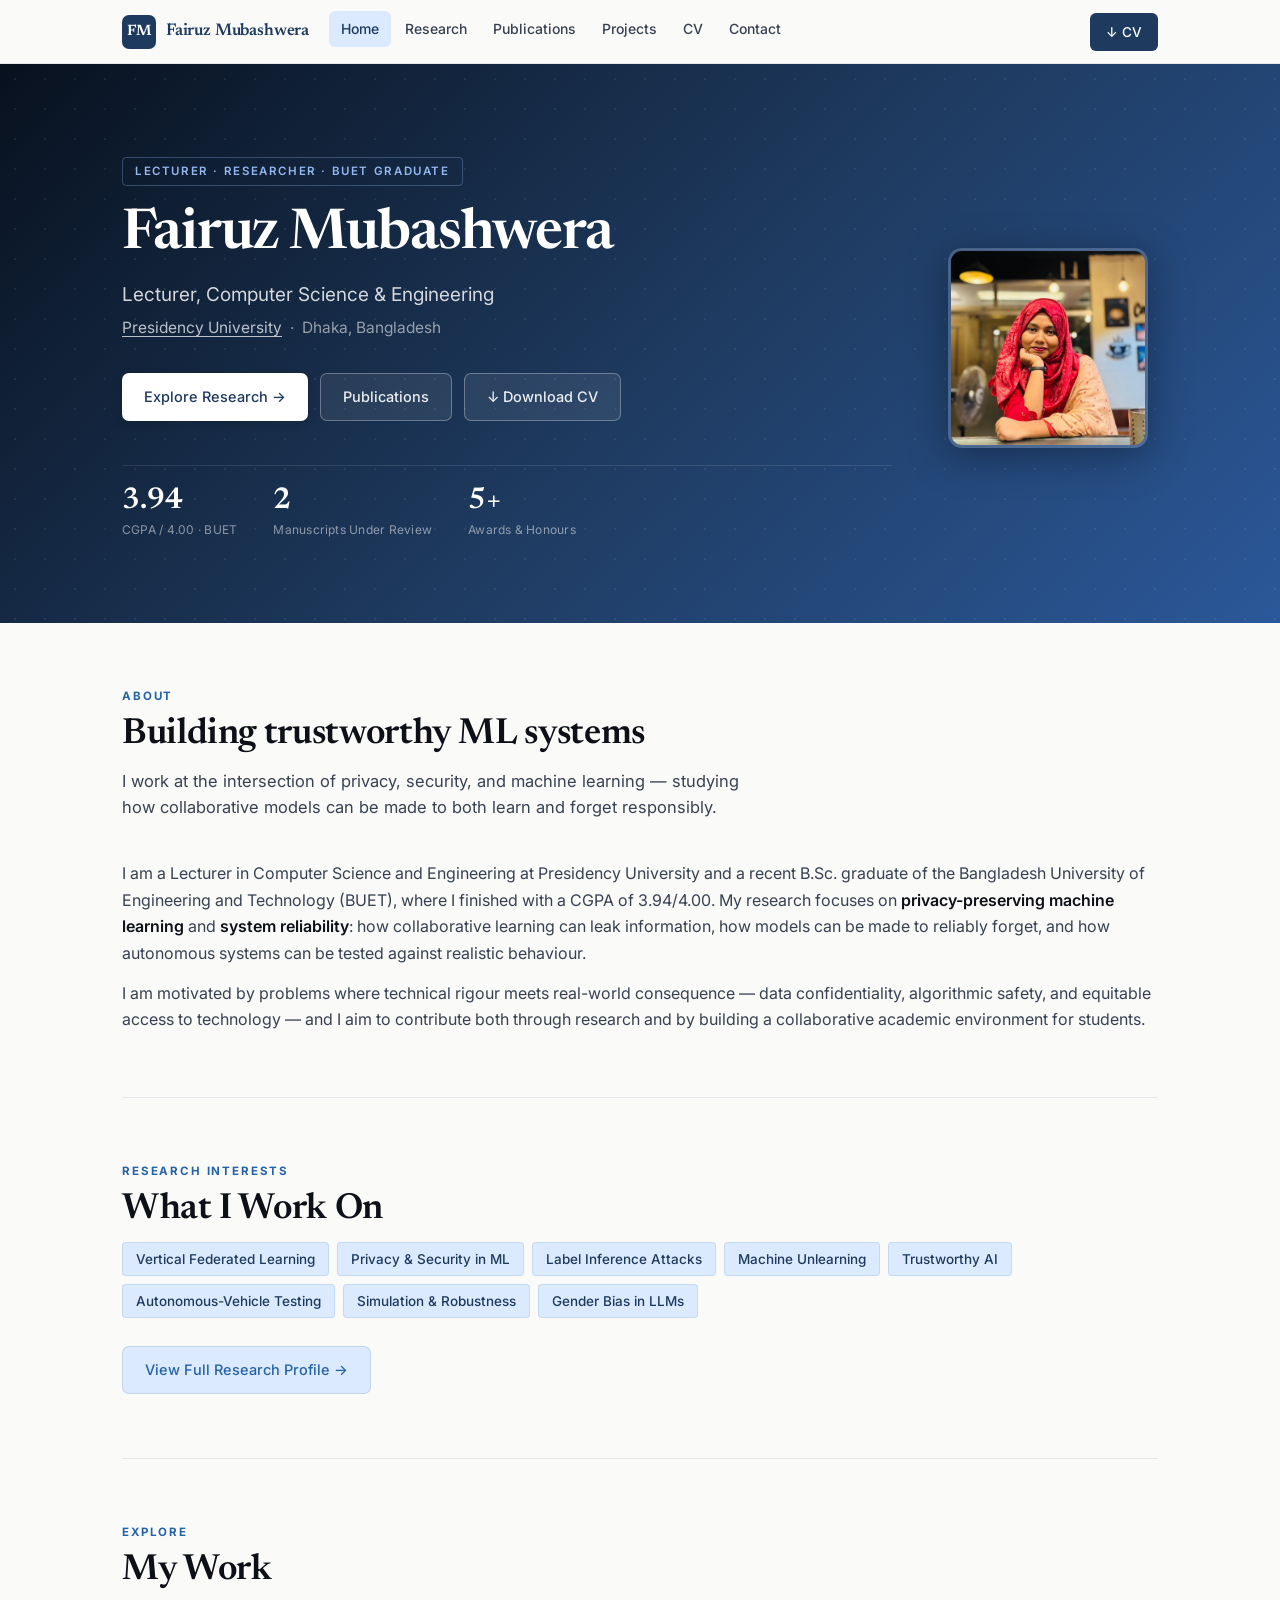
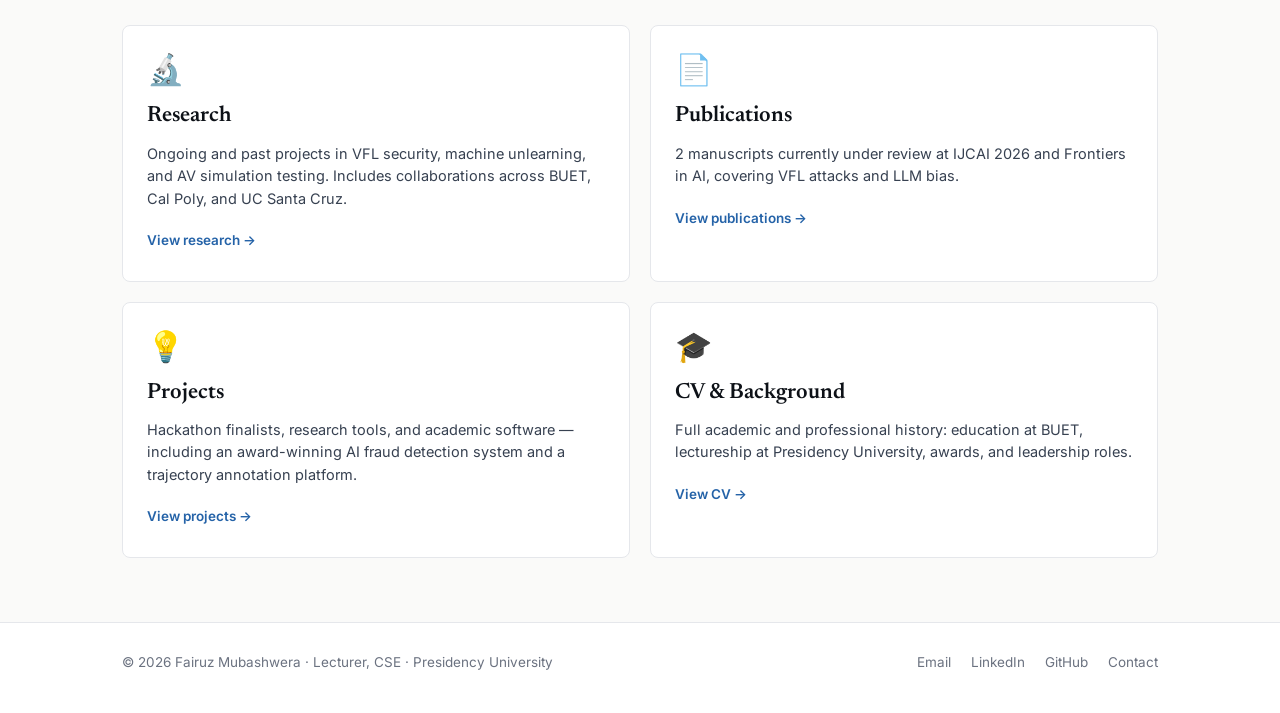
<file: index.html>
<!DOCTYPE html>
<html lang="en">
<head>
  <meta charset="UTF-8">
  <meta name="viewport" content="width=device-width, initial-scale=1.0">
  <title>Fairuz Mubashwera — Academic Homepage</title>
  <meta name="description" content="Fairuz Mubashwera — Lecturer in CSE at Presidency University. Research in privacy-preserving ML, Vertical Federated Learning security, and machine unlearning.">
  <meta name="theme-color" content="#1e3a5f">
  <link rel="preconnect" href="https://fonts.googleapis.com">
  <link rel="preconnect" href="https://fonts.gstatic.com" crossorigin>
  <link rel="stylesheet" href="styles.css">
</head>
<body>

<!-- ===== NAVIGATION ===== -->
<nav class="nav" id="siteNav">
  <div class="nav-inner">
    <a href="index.html" class="nav-logo">
      <span class="logo-mark">FM</span>
      <span class="logo-name">Fairuz Mubashwera</span>
    </a>
    <ul class="nav-links">
      <li><a href="index.html" class="active">Home</a></li>
      <li><a href="research.html">Research</a></li>
      <li><a href="publications.html">Publications</a></li>
      <li><a href="projects.html">Projects</a></li>
      <li><a href="cv.html">CV</a></li>
      <li><a href="contact.html">Contact</a></li>
    </ul>
    <a class="nav-cv-btn" href="cv.pdf" download>↓ CV</a>
    <button class="nav-toggle" id="navToggle" aria-label="Toggle navigation">
      <span></span><span></span><span></span>
    </button>
  </div>
  <div class="nav-mobile" id="navMobile">
    <a href="index.html">Home</a>
    <a href="research.html">Research</a>
    <a href="publications.html">Publications</a>
    <a href="projects.html">Projects</a>
    <a href="cv.html">CV</a>
    <a href="contact.html">Contact</a>
  </div>
</nav>

<div class="page">

  <!-- ===== HERO ===== -->
  <section class="hero">
    <div class="hero-inner">
      <div class="hero-text">
        <span class="hero-tag">Lecturer · Researcher · BUET Graduate</span>
        <h1 class="hero-name">Fairuz Mubashwera</h1>
        <p class="hero-role">Lecturer, Computer Science &amp; Engineering</p>
        <p class="hero-affil">
          <a href="https://pu.edu.bd/" target="_blank" rel="noopener">Presidency University</a>
          &nbsp;·&nbsp; Dhaka, Bangladesh
        </p>
        <div class="hero-btns">
          <a href="research.html" class="btn btn-white">Explore Research →</a>
          <a href="publications.html" class="btn btn-ghost">Publications</a>
          <a href="cv.pdf" download class="btn btn-ghost">↓ Download CV</a>
        </div>
        <div class="hero-stats">
          <div>
            <span class="stat-num">3.94</span>
            <span class="stat-label">CGPA / 4.00 · BUET</span>
          </div>
          <div>
            <span class="stat-num">2</span>
            <span class="stat-label">Manuscripts Under Review</span>
          </div>
          <div>
            <span class="stat-num">5+</span>
            <span class="stat-label">Awards &amp; Honours</span>
          </div>
        </div>
      </div>
      <div>
        <img src="profile.jpg" alt="Fairuz Mubashwera" class="hero-photo"
             onerror="this.outerHTML='<div class=\'hero-initials\'>FM</div>'">
      </div>
    </div>
  </section>

  <!-- ===== ABOUT ===== -->
  <div class="wrap">
    <section class="section" data-anim>
      <p class="section-eyebrow">About</p>
      <h2 class="section-title">Building trustworthy ML systems</h2>
      <p class="section-sub">
        I work at the intersection of privacy, security, and machine learning —
        studying how collaborative models can be made to both learn and forget responsibly.
      </p>
      <p>
        I am a Lecturer in Computer Science and Engineering at Presidency University and a recent
        B.Sc. graduate of the Bangladesh University of Engineering and Technology (BUET), where I
        finished with a CGPA of 3.94/4.00. My research focuses on
        <strong>privacy-preserving machine learning</strong> and <strong>system reliability</strong>:
        how collaborative learning can leak information, how models can be made to reliably forget,
        and how autonomous systems can be tested against realistic behaviour.
      </p>
      <p>
        I am motivated by problems where technical rigour meets real-world consequence — data
        confidentiality, algorithmic safety, and equitable access to technology — and I aim to
        contribute both through research and by building a collaborative academic environment
        for students.
      </p>
    </section>

    <!-- ===== RESEARCH INTERESTS ===== -->
    <section class="section" data-anim>
      <p class="section-eyebrow">Research Interests</p>
      <h2 class="section-title">What I Work On</h2>
      <div class="chips" style="margin-top:4px;">
        <span class="chip">Vertical Federated Learning</span>
        <span class="chip">Privacy &amp; Security in ML</span>
        <span class="chip">Label Inference Attacks</span>
        <span class="chip">Machine Unlearning</span>
        <span class="chip">Trustworthy AI</span>
        <span class="chip">Autonomous-Vehicle Testing</span>
        <span class="chip">Simulation &amp; Robustness</span>
        <span class="chip">Gender Bias in LLMs</span>
      </div>
      <div style="margin-top:28px;">
        <a href="research.html" class="btn btn-secondary">View Full Research Profile →</a>
      </div>
    </section>

    <!-- ===== QUICK NAVIGATION ===== -->
    <section class="section" data-anim>
      <p class="section-eyebrow">Explore</p>
      <h2 class="section-title">My Work</h2>
      <div class="qcards" style="margin-top:32px;">

        <a href="research.html" class="qcard" data-delay="1" data-anim>
          <div class="qcard-icon">🔬</div>
          <div class="qcard-title">Research</div>
          <p class="qcard-desc">
            Ongoing and past projects in VFL security, machine unlearning, and
            AV simulation testing. Includes collaborations across BUET, Cal Poly, and UC Santa Cruz.
          </p>
          <span class="qcard-cta">View research →</span>
        </a>

        <a href="publications.html" class="qcard" data-delay="2" data-anim>
          <div class="qcard-icon">📄</div>
          <div class="qcard-title">Publications</div>
          <p class="qcard-desc">
            2 manuscripts currently under review at IJCAI 2026 and Frontiers in AI,
            covering VFL attacks and LLM bias.
          </p>
          <span class="qcard-cta">View publications →</span>
        </a>

        <a href="projects.html" class="qcard" data-delay="3" data-anim>
          <div class="qcard-icon">💡</div>
          <div class="qcard-title">Projects</div>
          <p class="qcard-desc">
            Hackathon finalists, research tools, and academic software — including
            an award-winning AI fraud detection system and a trajectory annotation platform.
          </p>
          <span class="qcard-cta">View projects →</span>
        </a>

        <a href="cv.html" class="qcard" data-delay="4" data-anim>
          <div class="qcard-icon">🎓</div>
          <div class="qcard-title">CV &amp; Background</div>
          <p class="qcard-desc">
            Full academic and professional history: education at BUET, lectureship at Presidency
            University, awards, and leadership roles.
          </p>
          <span class="qcard-cta">View CV →</span>
        </a>

      </div>
    </section>
  </div><!-- /wrap -->

</div><!-- /page -->

<!-- ===== FOOTER ===== -->
<footer class="footer">
  <div class="footer-inner">
    <span class="footer-copy">© <span id="yr"></span> Fairuz Mubashwera · Lecturer, CSE · Presidency University</span>
    <div class="footer-links">
      <a href="mailto:mubashwerafairuz@gmail.com">Email</a>
      <a href="https://www.linkedin.com/in/fairuz-mubashwera-bb6aa92b9/" target="_blank" rel="noopener">LinkedIn</a>
      <a href="https://github.com/SabaJhim" target="_blank" rel="noopener">GitHub</a>
      <a href="contact.html">Contact</a>
    </div>
  </div>
</footer>

<script>
  // Footer year
  document.getElementById('yr').textContent = new Date().getFullYear();

  // Nav scroll shadow
  const nav = document.getElementById('siteNav');
  window.addEventListener('scroll', () => nav.classList.toggle('scrolled', window.scrollY > 8), {passive:true});

  // Mobile nav toggle
  const toggle = document.getElementById('navToggle');
  const mobile = document.getElementById('navMobile');
  toggle.addEventListener('click', () => {
    toggle.classList.toggle('active');
    mobile.classList.toggle('open');
  });
  mobile.querySelectorAll('a').forEach(a => a.addEventListener('click', () => {
    toggle.classList.remove('active');
    mobile.classList.remove('open');
  }));

  // Scroll-in animations
  const obs = new IntersectionObserver(entries => {
    entries.forEach(e => { if (e.isIntersecting) { e.target.classList.add('in'); obs.unobserve(e.target); }});
  }, {threshold: 0.08});
  document.querySelectorAll('[data-anim]').forEach(el => obs.observe(el));
</script>
</body>
</html>
</file>
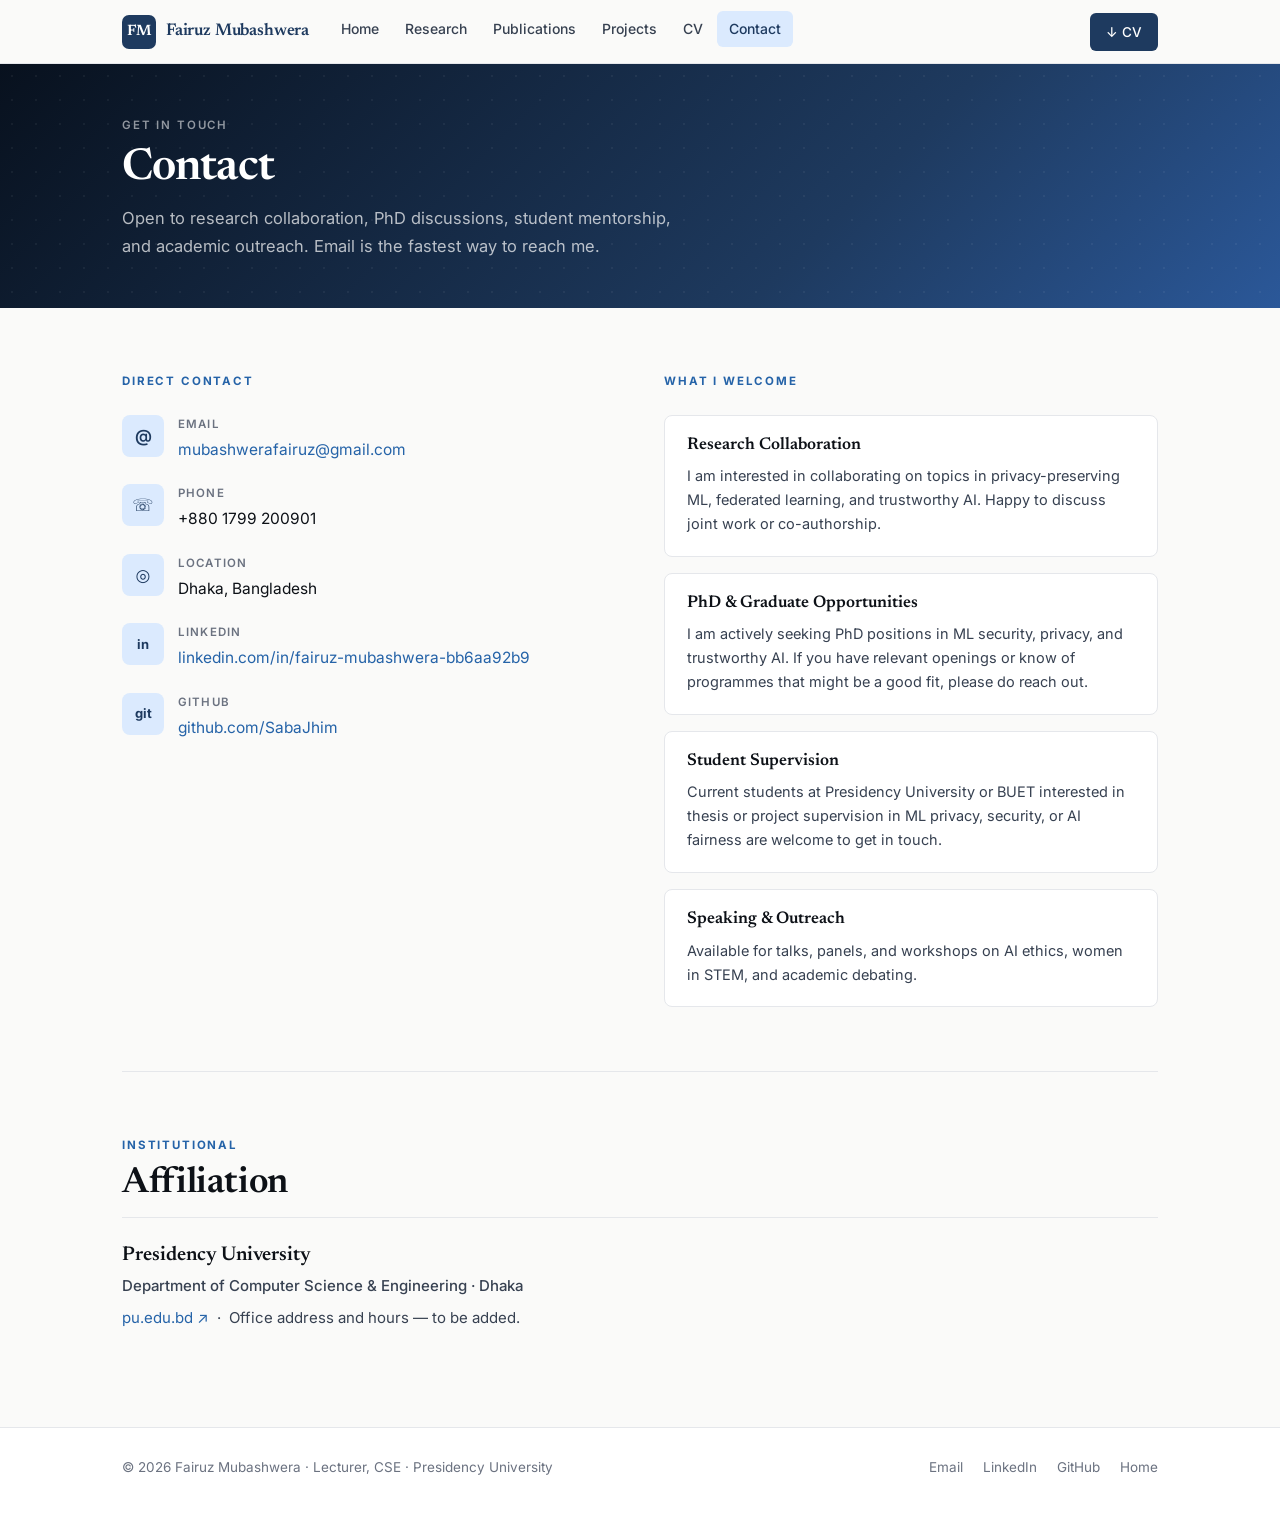
<file: contact.html>
<!DOCTYPE html>
<html lang="en">
<head>
  <meta charset="UTF-8">
  <meta name="viewport" content="width=device-width, initial-scale=1.0">
  <title>Contact — Fairuz Mubashwera</title>
  <meta name="description" content="Contact Fairuz Mubashwera — open to research collaboration, PhD opportunities, and student supervision inquiries.">
  <meta name="theme-color" content="#1e3a5f">
  <link rel="preconnect" href="https://fonts.googleapis.com">
  <link rel="preconnect" href="https://fonts.gstatic.com" crossorigin>
  <link rel="stylesheet" href="styles.css">
</head>
<body>

<!-- ===== NAVIGATION ===== -->
<nav class="nav" id="siteNav">
  <div class="nav-inner">
    <a href="index.html" class="nav-logo">
      <span class="logo-mark">FM</span>
      <span class="logo-name">Fairuz Mubashwera</span>
    </a>
    <ul class="nav-links">
      <li><a href="index.html">Home</a></li>
      <li><a href="research.html">Research</a></li>
      <li><a href="publications.html">Publications</a></li>
      <li><a href="projects.html">Projects</a></li>
      <li><a href="cv.html">CV</a></li>
      <li><a href="contact.html" class="active">Contact</a></li>
    </ul>
    <a class="nav-cv-btn" href="cv.pdf" download>↓ CV</a>
    <button class="nav-toggle" id="navToggle" aria-label="Toggle navigation">
      <span></span><span></span><span></span>
    </button>
  </div>
  <div class="nav-mobile" id="navMobile">
    <a href="index.html">Home</a>
    <a href="research.html">Research</a>
    <a href="publications.html">Publications</a>
    <a href="projects.html">Projects</a>
    <a href="cv.html">CV</a>
    <a href="contact.html">Contact</a>
  </div>
</nav>

<div class="page">

  <!-- ===== PAGE HERO ===== -->
  <div class="page-hero">
    <div class="wrap">
      <p class="page-hero-eyebrow">Get in Touch</p>
      <h1 class="page-hero-title">Contact</h1>
      <p class="page-hero-sub">
        Open to research collaboration, PhD discussions, student mentorship,
        and academic outreach. Email is the fastest way to reach me.
      </p>
    </div>
  </div>

  <div class="wrap">

    <!-- ===== CONTACT INFO ===== -->
    <section class="section" data-anim>
      <div class="contact-grid">

        <!-- LEFT: Contact Details -->
        <div>
          <p class="section-eyebrow" style="margin-bottom:24px;">Direct Contact</p>

          <div class="contact-item">
            <div class="contact-icon">@</div>
            <div>
              <div class="contact-label">Email</div>
              <div class="contact-value">
                <a href="mailto:mubashwerafairuz@gmail.com">mubashwerafairuz@gmail.com</a>
              </div>
            </div>
          </div>

          <div class="contact-item">
            <div class="contact-icon">☏</div>
            <div>
              <div class="contact-label">Phone</div>
              <div class="contact-value">+880 1799 200901</div>
            </div>
          </div>

          <div class="contact-item">
            <div class="contact-icon">◎</div>
            <div>
              <div class="contact-label">Location</div>
              <div class="contact-value">Dhaka, Bangladesh</div>
            </div>
          </div>

          <div class="contact-item">
            <div class="contact-icon" style="font-size:13px;font-weight:700;">in</div>
            <div>
              <div class="contact-label">LinkedIn</div>
              <div class="contact-value">
                <a href="https://www.linkedin.com/in/fairuz-mubashwera-bb6aa92b9/"
                   target="_blank" rel="noopener">
                  linkedin.com/in/fairuz-mubashwera-bb6aa92b9
                </a>
              </div>
            </div>
          </div>

          <div class="contact-item">
            <div class="contact-icon" style="font-size:13px;font-weight:700;">git</div>
            <div>
              <div class="contact-label">GitHub</div>
              <div class="contact-value">
                <a href="https://github.com/SabaJhim" target="_blank" rel="noopener">
                  github.com/SabaJhim
                </a>
              </div>
            </div>
          </div>

          <!-- ↓ ADD FURTHER CONTACT CHANNELS HERE (e.g. Google Scholar, ResearchGate, ORCID) -->

        </div>

        <!-- RIGHT: What to Reach Out About -->
        <div>
          <p class="section-eyebrow" style="margin-bottom:24px;">What I Welcome</p>

          <div style="display:flex;flex-direction:column;gap:16px;">

            <div style="background:var(--card);border:1px solid var(--rule);border-radius:var(--radius);padding:20px 22px;">
              <h3 style="font-size:17px;margin-bottom:8px;">Research Collaboration</h3>
              <p style="font-size:14.5px;margin:0;">
                I am interested in collaborating on topics in privacy-preserving ML, federated
                learning, and trustworthy AI. Happy to discuss joint work or co-authorship.
              </p>
            </div>

            <div style="background:var(--card);border:1px solid var(--rule);border-radius:var(--radius);padding:20px 22px;">
              <h3 style="font-size:17px;margin-bottom:8px;">PhD &amp; Graduate Opportunities</h3>
              <p style="font-size:14.5px;margin:0;">
                I am actively seeking PhD positions in ML security, privacy, and trustworthy AI.
                If you have relevant openings or know of programmes that might be a good fit,
                please do reach out.
              </p>
            </div>

            <div style="background:var(--card);border:1px solid var(--rule);border-radius:var(--radius);padding:20px 22px;">
              <h3 style="font-size:17px;margin-bottom:8px;">Student Supervision</h3>
              <p style="font-size:14.5px;margin:0;">
                Current students at Presidency University or BUET interested in thesis or
                project supervision in ML privacy, security, or AI fairness are welcome
                to get in touch.
              </p>
            </div>

            <div style="background:var(--card);border:1px solid var(--rule);border-radius:var(--radius);padding:20px 22px;">
              <h3 style="font-size:17px;margin-bottom:8px;">Speaking &amp; Outreach</h3>
              <p style="font-size:14.5px;margin:0;">
                Available for talks, panels, and workshops on AI ethics, women in STEM,
                and academic debating.
                <!-- ↓ ADD FURTHER DETAIL OR PREFERENCES -->
              </p>
            </div>

          </div>
        </div>

      </div>
    </section>

    <!-- ===== AFFILIATION ===== -->
    <section class="section" data-anim>
      <p class="section-eyebrow">Institutional</p>
      <h2 class="section-title">Affiliation</h2>

      <div class="entry">
        <div class="entry-head">
          <h3 class="entry-title">Presidency University</h3>
        </div>
        <p class="entry-sub">Department of Computer Science &amp; Engineering · Dhaka</p>
        <p>
          <a href="https://pu.edu.bd/" target="_blank" rel="noopener">pu.edu.bd ↗</a>
          &nbsp;·&nbsp;
          <!-- ↓ ADD OFFICE ADDRESS, OFFICE HOURS, OR DEPARTMENT PAGE LINK -->
          Office address and hours — to be added.
        </p>
      </div>

      <!-- ↓ ADD SECONDARY AFFILIATIONS (e.g. BUET lab, research group) HERE -->
    </section>

  </div><!-- /wrap -->
</div><!-- /page -->

<!-- ===== FOOTER ===== -->
<footer class="footer">
  <div class="footer-inner">
    <span class="footer-copy">© <span id="yr"></span> Fairuz Mubashwera · Lecturer, CSE · Presidency University</span>
    <div class="footer-links">
      <a href="mailto:mubashwerafairuz@gmail.com">Email</a>
      <a href="https://www.linkedin.com/in/fairuz-mubashwera-bb6aa92b9/" target="_blank" rel="noopener">LinkedIn</a>
      <a href="https://github.com/SabaJhim" target="_blank" rel="noopener">GitHub</a>
      <a href="index.html">Home</a>
    </div>
  </div>
</footer>

<script>
  document.getElementById('yr').textContent = new Date().getFullYear();
  const nav = document.getElementById('siteNav');
  window.addEventListener('scroll', () => nav.classList.toggle('scrolled', window.scrollY > 8), {passive:true});
  const toggle = document.getElementById('navToggle');
  const mobile = document.getElementById('navMobile');
  toggle.addEventListener('click', () => { toggle.classList.toggle('active'); mobile.classList.toggle('open'); });
  mobile.querySelectorAll('a').forEach(a => a.addEventListener('click', () => { toggle.classList.remove('active'); mobile.classList.remove('open'); }));
  const obs = new IntersectionObserver(entries => { entries.forEach(e => { if (e.isIntersecting) { e.target.classList.add('in'); obs.unobserve(e.target); }}); }, {threshold:0.08});
  document.querySelectorAll('[data-anim]').forEach(el => obs.observe(el));
</script>
</body>
</html>
</file>
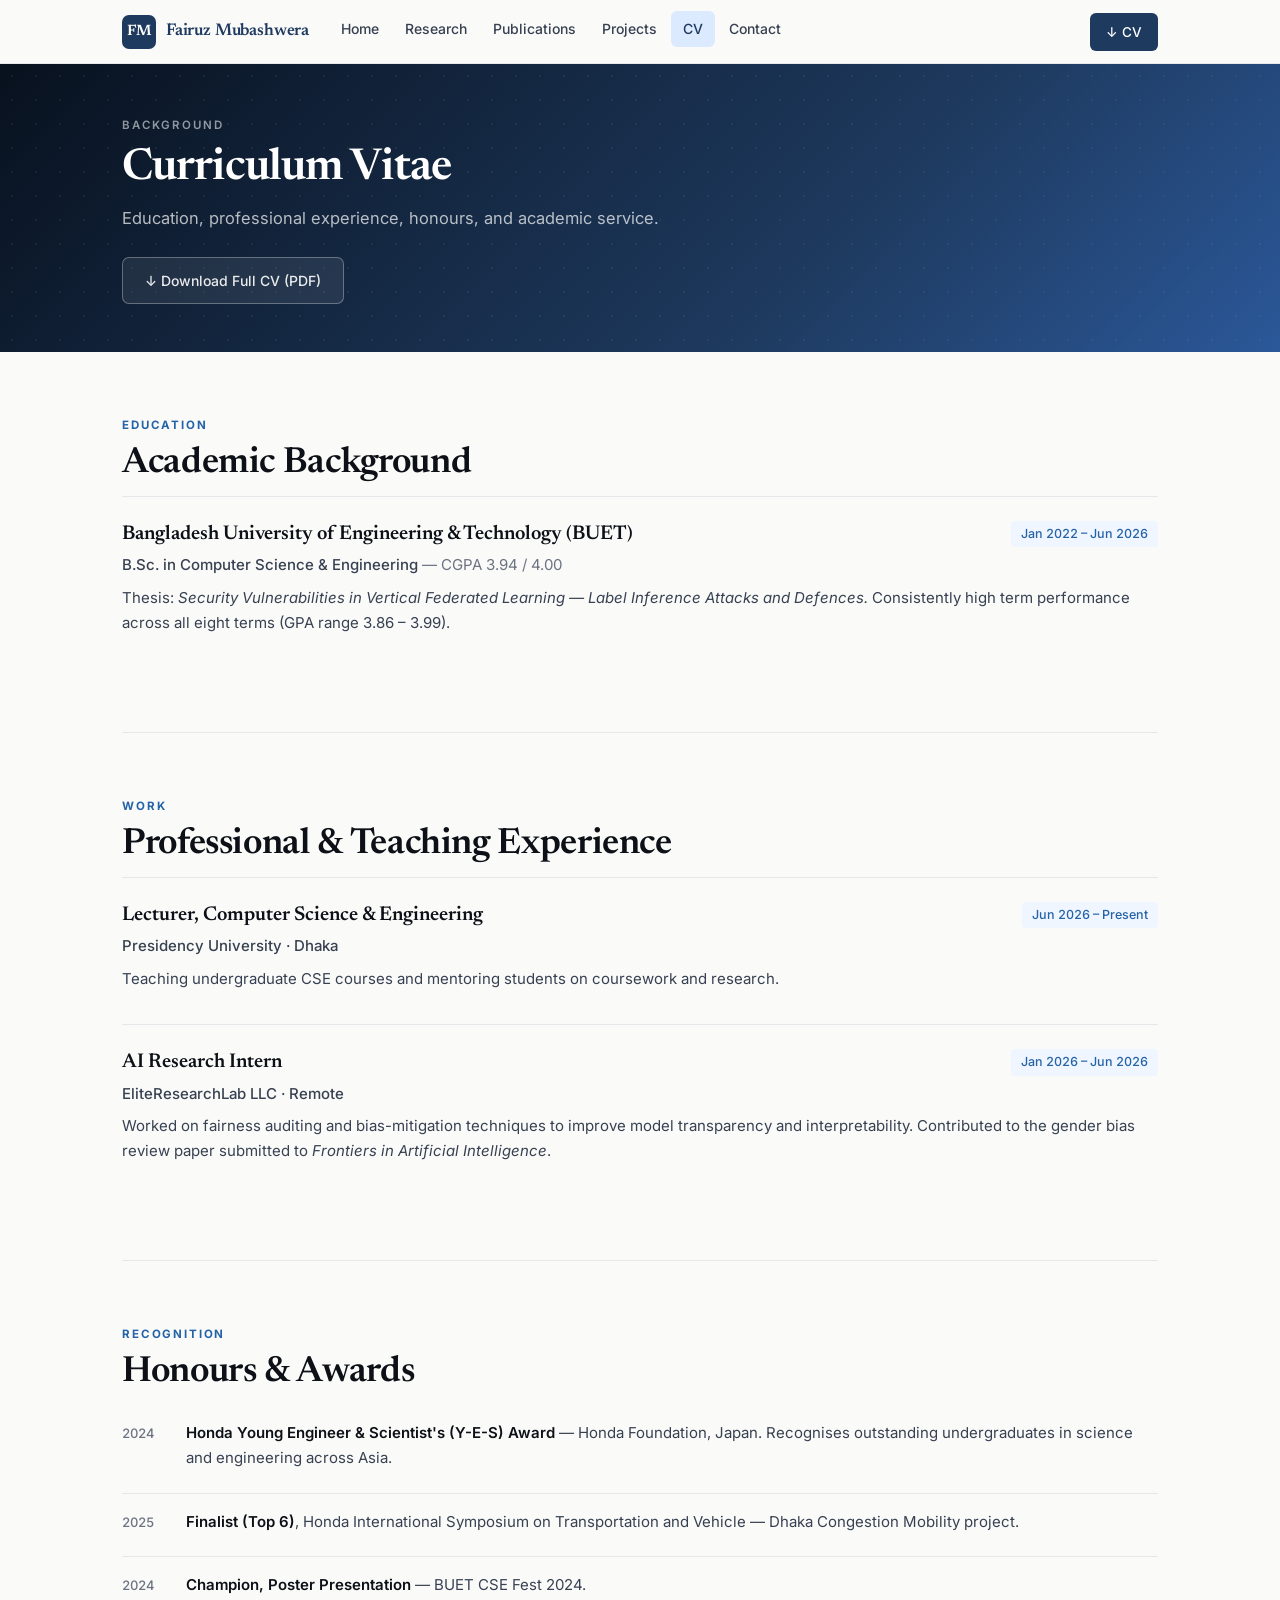
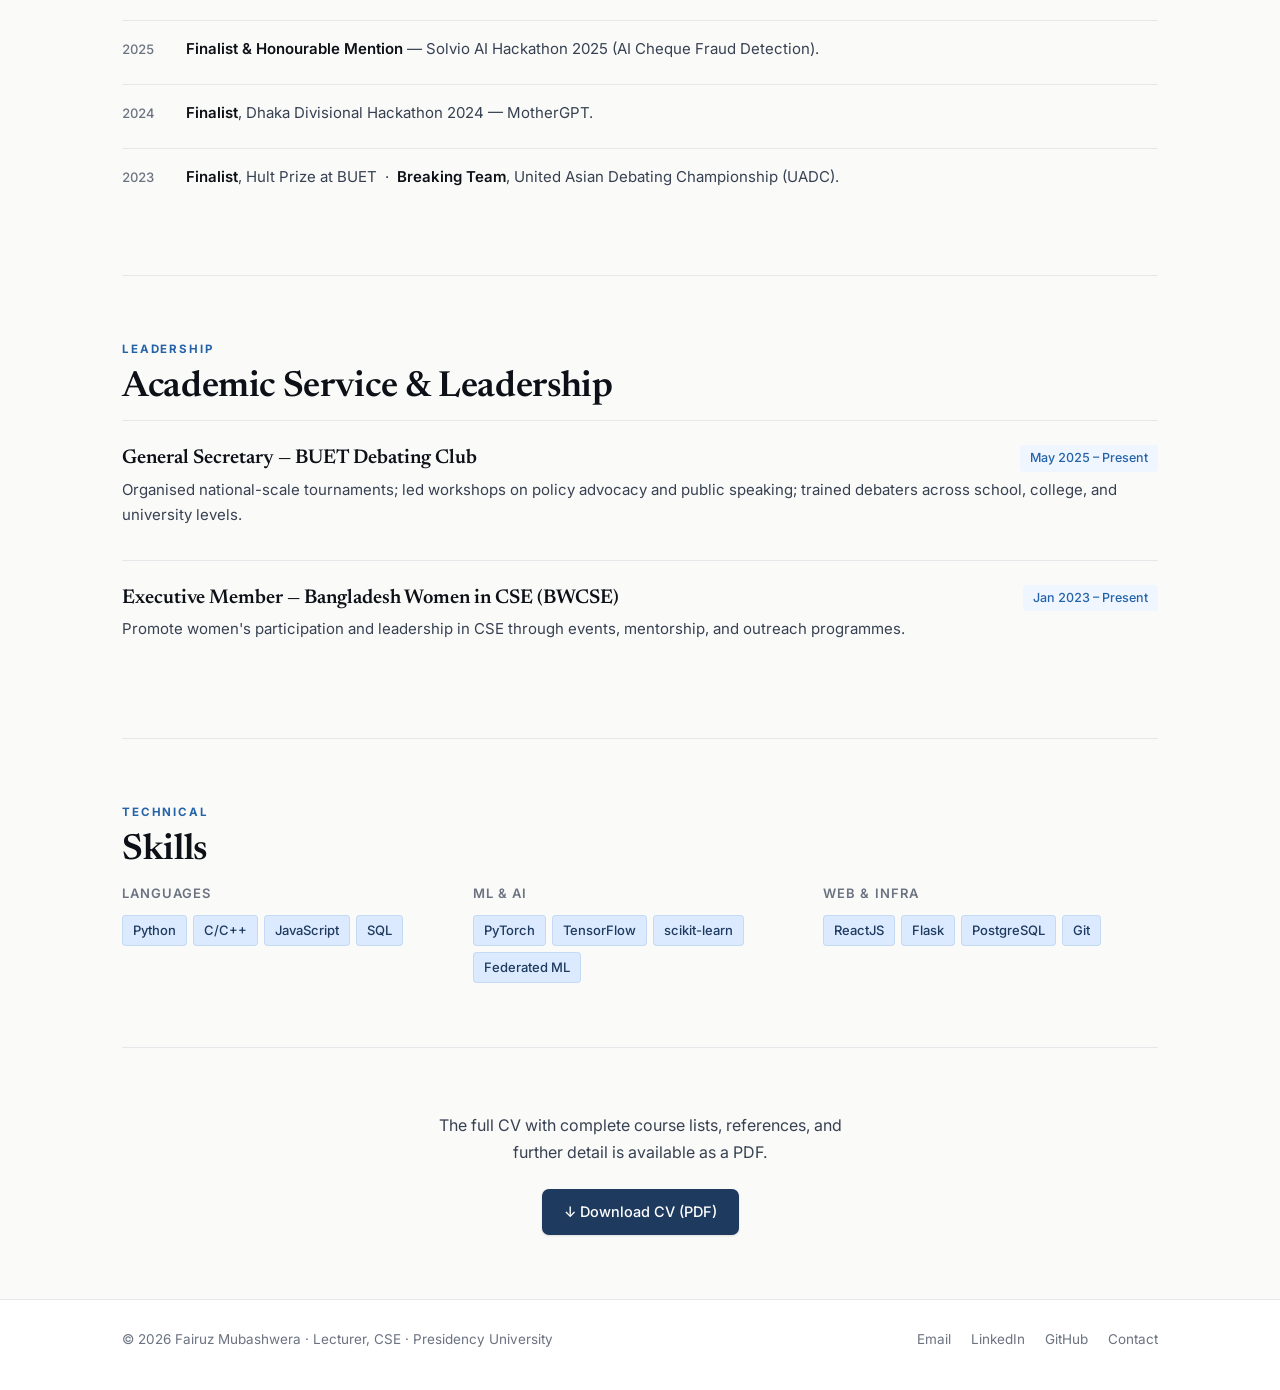
<file: cv.html>
<!DOCTYPE html>
<html lang="en">
<head>
  <meta charset="UTF-8">
  <meta name="viewport" content="width=device-width, initial-scale=1.0">
  <title>CV — Fairuz Mubashwera</title>
  <meta name="description" content="Curriculum Vitae of Fairuz Mubashwera — Education, Experience, Awards, and Academic Service.">
  <meta name="theme-color" content="#1e3a5f">
  <link rel="preconnect" href="https://fonts.googleapis.com">
  <link rel="preconnect" href="https://fonts.gstatic.com" crossorigin>
  <link rel="stylesheet" href="styles.css">
</head>
<body>

<!-- ===== NAVIGATION ===== -->
<nav class="nav" id="siteNav">
  <div class="nav-inner">
    <a href="index.html" class="nav-logo">
      <span class="logo-mark">FM</span>
      <span class="logo-name">Fairuz Mubashwera</span>
    </a>
    <ul class="nav-links">
      <li><a href="index.html">Home</a></li>
      <li><a href="research.html">Research</a></li>
      <li><a href="publications.html">Publications</a></li>
      <li><a href="projects.html">Projects</a></li>
      <li><a href="cv.html" class="active">CV</a></li>
      <li><a href="contact.html">Contact</a></li>
    </ul>
    <a class="nav-cv-btn" href="cv.pdf" download>↓ CV</a>
    <button class="nav-toggle" id="navToggle" aria-label="Toggle navigation">
      <span></span><span></span><span></span>
    </button>
  </div>
  <div class="nav-mobile" id="navMobile">
    <a href="index.html">Home</a>
    <a href="research.html">Research</a>
    <a href="publications.html">Publications</a>
    <a href="projects.html">Projects</a>
    <a href="cv.html">CV</a>
    <a href="contact.html">Contact</a>
  </div>
</nav>

<div class="page">

  <!-- ===== PAGE HERO ===== -->
  <div class="page-hero">
    <div class="wrap">
      <p class="page-hero-eyebrow">Background</p>
      <h1 class="page-hero-title">Curriculum Vitae</h1>
      <p class="page-hero-sub">
        Education, professional experience, honours, and academic service.
      </p>
      <div style="margin-top:24px;">
        <a href="cv.pdf" download class="btn btn-ghost" style="font-size:14px;">
          ↓ Download Full CV (PDF)
        </a>
      </div>
    </div>
  </div>

  <div class="wrap">

    <!-- ===== EDUCATION ===== -->
    <section class="section" data-anim>
      <p class="section-eyebrow">Education</p>
      <h2 class="section-title">Academic Background</h2>

      <div class="entry">
        <div class="entry-head">
          <h3 class="entry-title">Bangladesh University of Engineering &amp; Technology (BUET)</h3>
          <span class="entry-date">Jan 2022 – Jun 2026</span>
        </div>
        <p class="entry-sub">
          B.Sc. in Computer Science &amp; Engineering
          <span class="muted">— CGPA 3.94 / 4.00</span>
        </p>
        <p>
          Thesis: <em>Security Vulnerabilities in Vertical Federated Learning — Label Inference
          Attacks and Defences.</em> Consistently high term performance across all eight terms
          (GPA range 3.86 – 3.99).
        </p>
        <!-- ↓ ADD COURSEWORK, SPECIALISATIONS, OR OTHER DETAILS HERE -->
      </div>

      <!-- ↓ ADD FURTHER EDUCATION ENTRIES HERE (e.g. certificates, prior schooling) -->

    </section>

    <!-- ===== EXPERIENCE ===== -->
    <section class="section" data-anim>
      <p class="section-eyebrow">Work</p>
      <h2 class="section-title">Professional &amp; Teaching Experience</h2>

      <div class="entry">
        <div class="entry-head">
          <h3 class="entry-title">Lecturer, Computer Science &amp; Engineering</h3>
          <span class="entry-date">Jun 2026 – Present</span>
        </div>
        <p class="entry-sub">Presidency University · Dhaka</p>
        <p>
          Teaching undergraduate CSE courses and mentoring students on coursework and research.
        </p>
        <!-- ↓ ADD COURSES TAUGHT, MENTEES, OR FURTHER RESPONSIBILITIES -->
      </div>

      <div class="entry">
        <div class="entry-head">
          <h3 class="entry-title">AI Research Intern</h3>
          <span class="entry-date">Jan 2026 – Jun 2026</span>
        </div>
        <p class="entry-sub">EliteResearchLab LLC · Remote</p>
        <p>
          Worked on fairness auditing and bias-mitigation techniques to improve model
          transparency and interpretability. Contributed to the gender bias review paper
          submitted to <em>Frontiers in Artificial Intelligence</em>.
        </p>
        <!-- ↓ ADD FURTHER DETAILS ABOUT WORK DONE -->
      </div>

      <!-- ↓ ADD MORE EXPERIENCE ENTRIES HERE -->

    </section>

    <!-- ===== AWARDS ===== -->
    <section class="section" data-anim>
      <p class="section-eyebrow">Recognition</p>
      <h2 class="section-title">Honours &amp; Awards</h2>

      <ul class="award-list">

        <li class="award-item">
          <span class="award-yr">2024</span>
          <span class="award-body">
            <strong>Honda Young Engineer &amp; Scientist's (Y-E-S) Award</strong>
            — Honda Foundation, Japan. Recognises outstanding undergraduates in science and
            engineering across Asia.
            <!-- ↓ ADD MORE CONTEXT: SELECTION PROCESS, SIGNIFICANCE -->
          </span>
        </li>

        <li class="award-item">
          <span class="award-yr">2025</span>
          <span class="award-body">
            <strong>Finalist (Top 6)</strong>, Honda International Symposium on Transportation
            and Vehicle — Dhaka Congestion Mobility project.
          </span>
        </li>

        <li class="award-item">
          <span class="award-yr">2024</span>
          <span class="award-body">
            <strong>Champion, Poster Presentation</strong> — BUET CSE Fest 2024.
          </span>
        </li>

        <li class="award-item">
          <span class="award-yr">2025</span>
          <span class="award-body">
            <strong>Finalist &amp; Honourable Mention</strong> — Solvio AI Hackathon 2025
            (AI Cheque Fraud Detection).
          </span>
        </li>

        <li class="award-item">
          <span class="award-yr">2024</span>
          <span class="award-body">
            <strong>Finalist</strong>, Dhaka Divisional Hackathon 2024 — MotherGPT.
          </span>
        </li>

        <li class="award-item">
          <span class="award-yr">2023</span>
          <span class="award-body">
            <strong>Finalist</strong>, Hult Prize at BUET &nbsp;·&nbsp;
            <strong>Breaking Team</strong>, United Asian Debating Championship (UADC).
          </span>
        </li>

        <!-- ↓ ADD MORE AWARDS HERE -->

      </ul>
    </section>

    <!-- ===== SERVICE ===== -->
    <section class="section" data-anim>
      <p class="section-eyebrow">Leadership</p>
      <h2 class="section-title">Academic Service &amp; Leadership</h2>

      <div class="entry">
        <div class="entry-head">
          <h3 class="entry-title">General Secretary — BUET Debating Club</h3>
          <span class="entry-date">May 2025 – Present</span>
        </div>
        <p>
          Organised national-scale tournaments; led workshops on policy advocacy and public
          speaking; trained debaters across school, college, and university levels.
        </p>
        <!-- ↓ ADD MORE DETAIL: TOURNAMENT NAMES, REACH, OUTCOMES -->
      </div>

      <div class="entry">
        <div class="entry-head">
          <h3 class="entry-title">Executive Member — Bangladesh Women in CSE (BWCSE)</h3>
          <span class="entry-date">Jan 2023 – Present</span>
        </div>
        <p>
          Promote women's participation and leadership in CSE through events, mentorship,
          and outreach programmes.
          <!-- ↓ ADD SPECIFIC EVENTS OR INITIATIVES ORGANISED -->
        </p>
      </div>

      <!-- ↓ ADD MORE SERVICE/LEADERSHIP ENTRIES HERE -->

    </section>

    <!-- ===== SKILLS ===== -->
    <section class="section" data-anim>
      <p class="section-eyebrow">Technical</p>
      <h2 class="section-title">Skills</h2>

      <div class="skills-grid" style="margin-top:8px;">
        <div class="skill-group">
          <h4>Languages</h4>
          <div class="chips">
            <span class="chip">Python</span>
            <span class="chip">C/C++</span>
            <span class="chip">JavaScript</span>
            <span class="chip">SQL</span>
            <!-- ↓ ADD MORE LANGUAGES -->
          </div>
        </div>
        <div class="skill-group">
          <h4>ML &amp; AI</h4>
          <div class="chips">
            <span class="chip">PyTorch</span>
            <span class="chip">TensorFlow</span>
            <span class="chip">scikit-learn</span>
            <span class="chip">Federated ML</span>
            <!-- ↓ ADD MORE TOOLS -->
          </div>
        </div>
        <div class="skill-group">
          <h4>Web &amp; Infra</h4>
          <div class="chips">
            <span class="chip">ReactJS</span>
            <span class="chip">Flask</span>
            <span class="chip">PostgreSQL</span>
            <span class="chip">Git</span>
            <!-- ↓ ADD MORE TOOLS -->
          </div>
        </div>
        <!-- ↓ ADD MORE SKILL GROUPS -->
      </div>
    </section>

    <!-- ===== DOWNLOAD CTA ===== -->
    <section class="section" style="border-top:1px solid var(--rule);text-align:center;" data-anim>
      <p style="color:var(--ink-soft);max-width:440px;margin:0 auto 24px;">
        The full CV with complete course lists, references, and further detail is available
        as a PDF.
      </p>
      <a href="cv.pdf" download class="btn btn-primary">↓ Download CV (PDF)</a>
    </section>

  </div><!-- /wrap -->
</div><!-- /page -->

<!-- ===== FOOTER ===== -->
<footer class="footer">
  <div class="footer-inner">
    <span class="footer-copy">© <span id="yr"></span> Fairuz Mubashwera · Lecturer, CSE · Presidency University</span>
    <div class="footer-links">
      <a href="mailto:mubashwerafairuz@gmail.com">Email</a>
      <a href="https://www.linkedin.com/in/fairuz-mubashwera-bb6aa92b9/" target="_blank" rel="noopener">LinkedIn</a>
      <a href="https://github.com/SabaJhim" target="_blank" rel="noopener">GitHub</a>
      <a href="contact.html">Contact</a>
    </div>
  </div>
</footer>

<script>
  document.getElementById('yr').textContent = new Date().getFullYear();
  const nav = document.getElementById('siteNav');
  window.addEventListener('scroll', () => nav.classList.toggle('scrolled', window.scrollY > 8), {passive:true});
  const toggle = document.getElementById('navToggle');
  const mobile = document.getElementById('navMobile');
  toggle.addEventListener('click', () => { toggle.classList.toggle('active'); mobile.classList.toggle('open'); });
  mobile.querySelectorAll('a').forEach(a => a.addEventListener('click', () => { toggle.classList.remove('active'); mobile.classList.remove('open'); }));
  const obs = new IntersectionObserver(entries => { entries.forEach(e => { if (e.isIntersecting) { e.target.classList.add('in'); obs.unobserve(e.target); }}); }, {threshold:0.08});
  document.querySelectorAll('[data-anim]').forEach(el => obs.observe(el));
</script>
</body>
</html>
</file>
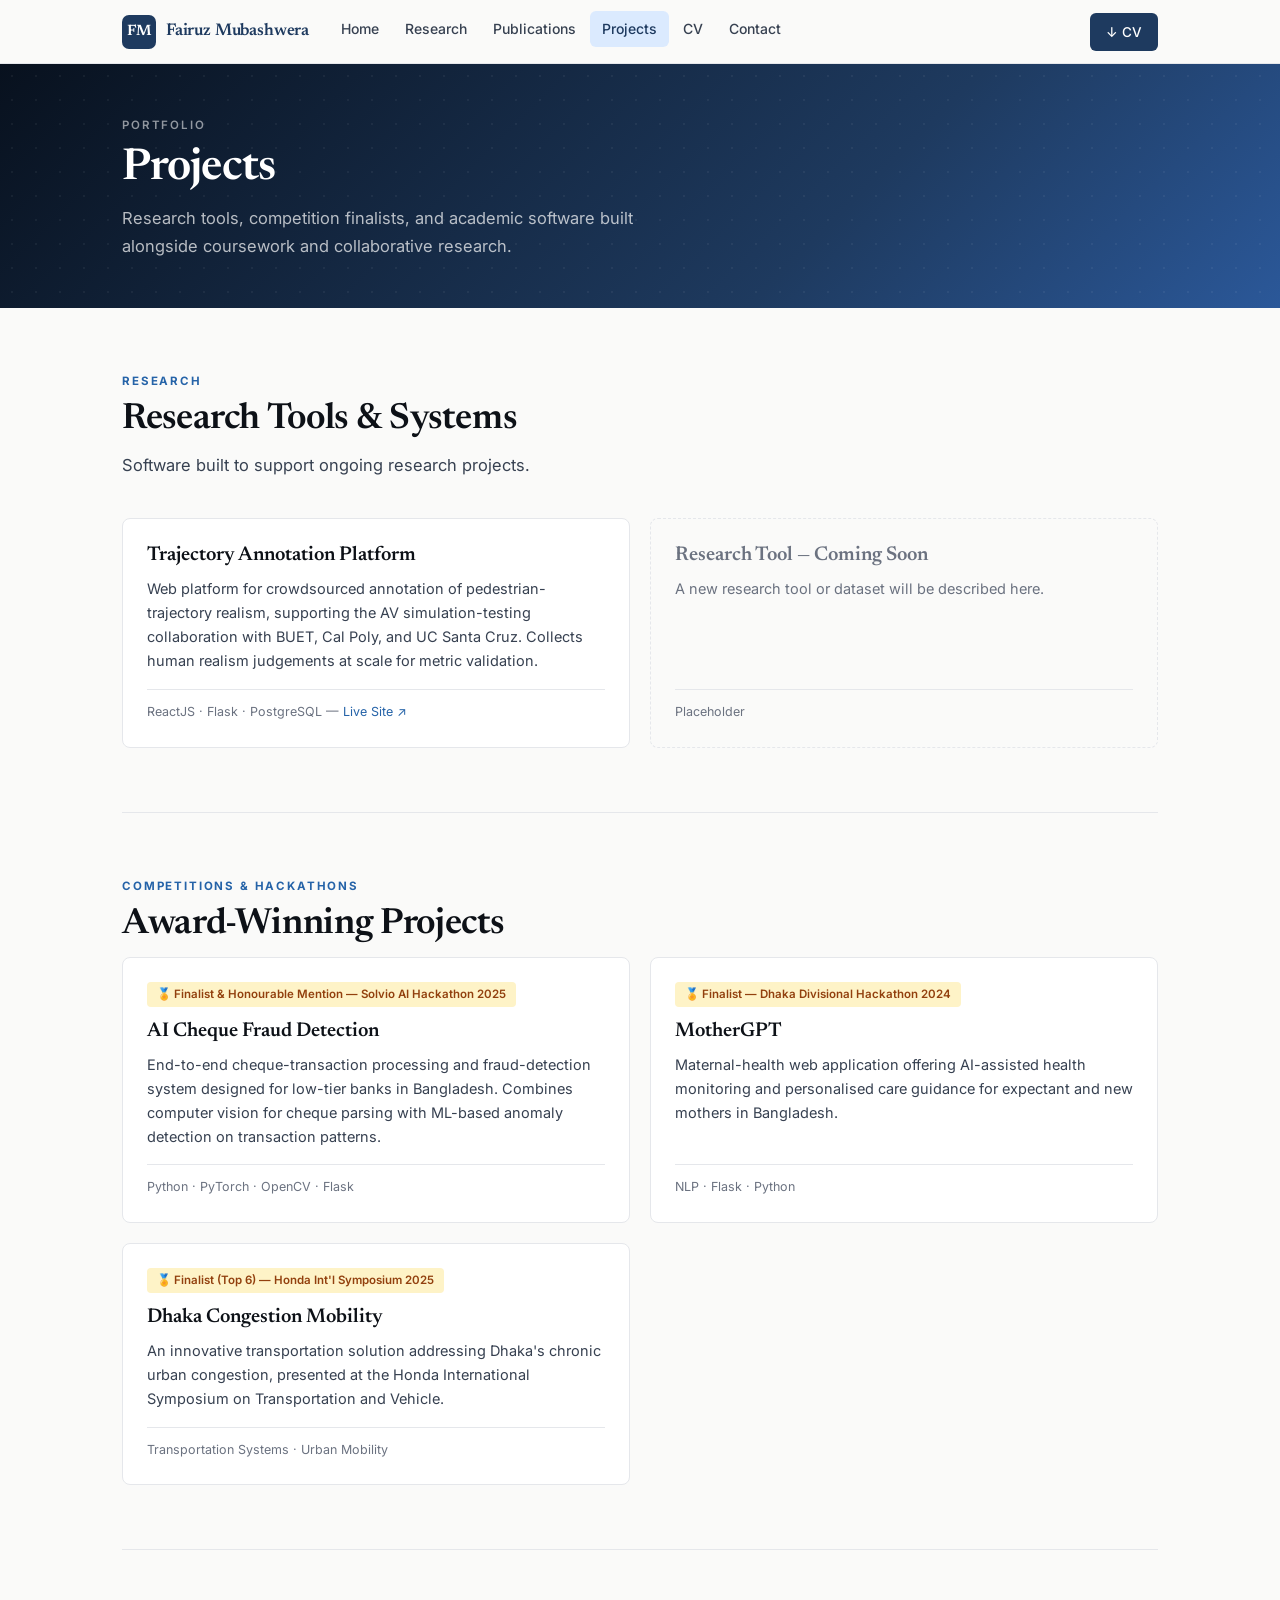
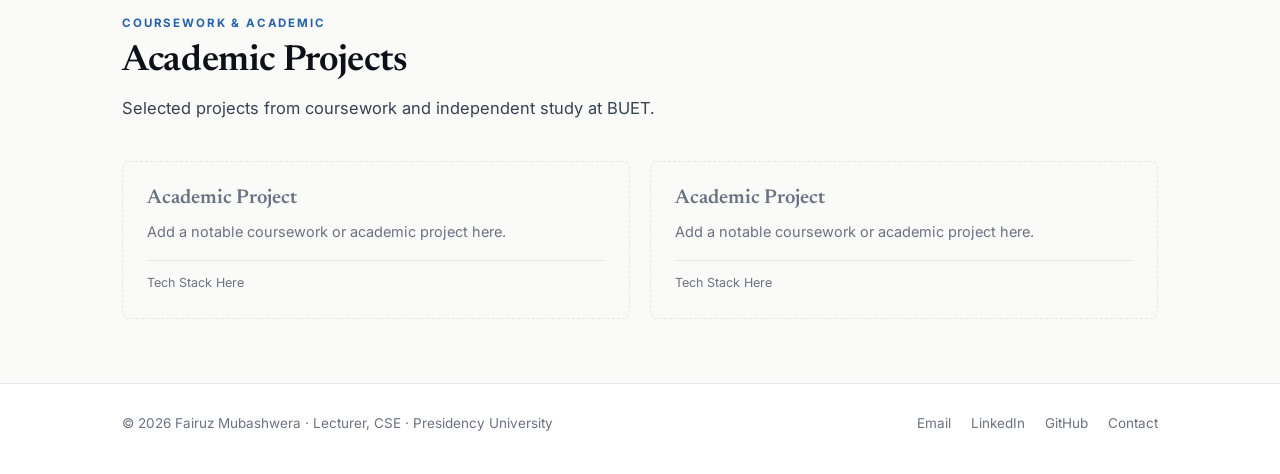
<file: projects.html>
<!DOCTYPE html>
<html lang="en">
<head>
  <meta charset="UTF-8">
  <meta name="viewport" content="width=device-width, initial-scale=1.0">
  <title>Projects — Fairuz Mubashwera</title>
  <meta name="description" content="Selected projects by Fairuz Mubashwera — research tools, hackathon finalists, and academic software.">
  <meta name="theme-color" content="#1e3a5f">
  <link rel="preconnect" href="https://fonts.googleapis.com">
  <link rel="preconnect" href="https://fonts.gstatic.com" crossorigin>
  <link rel="stylesheet" href="styles.css">
</head>
<body>

<!-- ===== NAVIGATION ===== -->
<nav class="nav" id="siteNav">
  <div class="nav-inner">
    <a href="index.html" class="nav-logo">
      <span class="logo-mark">FM</span>
      <span class="logo-name">Fairuz Mubashwera</span>
    </a>
    <ul class="nav-links">
      <li><a href="index.html">Home</a></li>
      <li><a href="research.html">Research</a></li>
      <li><a href="publications.html">Publications</a></li>
      <li><a href="projects.html" class="active">Projects</a></li>
      <li><a href="cv.html">CV</a></li>
      <li><a href="contact.html">Contact</a></li>
    </ul>
    <a class="nav-cv-btn" href="cv.pdf" download>↓ CV</a>
    <button class="nav-toggle" id="navToggle" aria-label="Toggle navigation">
      <span></span><span></span><span></span>
    </button>
  </div>
  <div class="nav-mobile" id="navMobile">
    <a href="index.html">Home</a>
    <a href="research.html">Research</a>
    <a href="publications.html">Publications</a>
    <a href="projects.html">Projects</a>
    <a href="cv.html">CV</a>
    <a href="contact.html">Contact</a>
  </div>
</nav>

<div class="page">

  <!-- ===== PAGE HERO ===== -->
  <div class="page-hero">
    <div class="wrap">
      <p class="page-hero-eyebrow">Portfolio</p>
      <h1 class="page-hero-title">Projects</h1>
      <p class="page-hero-sub">
        Research tools, competition finalists, and academic software built alongside
        coursework and collaborative research.
      </p>
    </div>
  </div>

  <div class="wrap">

    <!-- ===== RESEARCH TOOLS ===== -->
    <section class="section" data-anim>
      <p class="section-eyebrow">Research</p>
      <h2 class="section-title">Research Tools &amp; Systems</h2>
      <p class="section-sub">
        Software built to support ongoing research projects.
      </p>

      <div class="proj-grid">

        <!-- PROJECT: Trajectory Annotation -->
        <div class="proj-card">
          <h3>Trajectory Annotation Platform</h3>
          <p>
            Web platform for crowdsourced annotation of pedestrian-trajectory realism,
            supporting the AV simulation-testing collaboration with BUET, Cal Poly, and
            UC Santa Cruz. Collects human realism judgements at scale for metric validation.
          </p>
          <!-- ↓ ADD GITHUB LINK, DEMO LINK, OR FURTHER DETAIL -->
          <div class="proj-stack">
            ReactJS · Flask · PostgreSQL
            — <a href="https://motiontagger.com/" target="_blank" rel="noopener">Live Site ↗</a>
          </div>
        </div>

        <!-- ↓ ADD NEW RESEARCH PROJECT CARD HERE — copy the .proj-card block above -->
        <div class="proj-card" style="background:var(--paper);border-style:dashed;">
          <h3 style="color:var(--ink-faint);">Research Tool — Coming Soon</h3>
          <p style="color:var(--ink-faint);">
            <!-- ↓ REPLACE THIS CARD WITH A NEW RESEARCH PROJECT -->
            A new research tool or dataset will be described here.
          </p>
          <div class="proj-stack" style="color:var(--ink-faint);">Placeholder</div>
        </div>

      </div>
    </section>

    <!-- ===== COMPETITION PROJECTS ===== -->
    <section class="section" data-anim>
      <p class="section-eyebrow">Competitions &amp; Hackathons</p>
      <h2 class="section-title">Award-Winning Projects</h2>

      <div class="proj-grid">

        <!-- PROJECT: AI Cheque Fraud -->
        <div class="proj-card">
          <span class="proj-award">🏅 Finalist &amp; Honourable Mention — Solvio AI Hackathon 2025</span>
          <h3>AI Cheque Fraud Detection</h3>
          <p>
            End-to-end cheque-transaction processing and fraud-detection system designed for
            low-tier banks in Bangladesh. Combines computer vision for cheque parsing with
            ML-based anomaly detection on transaction patterns.
            <!-- ↓ ADD MORE DETAIL: APPROACH, DATASET, RESULTS -->
          </p>
          <div class="proj-stack">Python · PyTorch · OpenCV · Flask</div>
        </div>

        <!-- PROJECT: MotherGPT -->
        <div class="proj-card">
          <span class="proj-award">🏅 Finalist — Dhaka Divisional Hackathon 2024</span>
          <h3>MotherGPT</h3>
          <p>
            Maternal-health web application offering AI-assisted health monitoring and
            personalised care guidance for expectant and new mothers in Bangladesh.
            <!-- ↓ ADD MORE DETAIL: FEATURES, IMPACT, TECH STACK -->
          </p>
          <div class="proj-stack">NLP · Flask · Python</div>
        </div>

        <!-- PROJECT: Dhaka Congestion -->
        <div class="proj-card">
          <span class="proj-award">🏅 Finalist (Top 6) — Honda Int'l Symposium 2025</span>
          <h3>Dhaka Congestion Mobility</h3>
          <p>
            An innovative transportation solution addressing Dhaka's chronic urban congestion,
            presented at the Honda International Symposium on Transportation and Vehicle.
            <!-- ↓ ADD MORE DETAIL: SOLUTION APPROACH, TEAM, OUTCOME -->
          </p>
          <div class="proj-stack">
            <!-- ↓ ADD TECH STACK HERE -->
            Transportation Systems · Urban Mobility
          </div>
        </div>

        <!-- ↓ ADD NEW COMPETITION PROJECT CARD HERE -->

      </div>
    </section>

    <!-- ===== ACADEMIC PROJECTS ===== -->
    <section class="section" data-anim>
      <p class="section-eyebrow">Coursework &amp; Academic</p>
      <h2 class="section-title">Academic Projects</h2>
      <p class="section-sub">Selected projects from coursework and independent study at BUET.</p>

      <div class="proj-grid">

        <!-- ↓ ADD ACADEMIC PROJECT CARDS HERE — copy the template below -->
        <div class="proj-card" style="background:var(--paper);border-style:dashed;">
          <h3 style="color:var(--ink-faint);">Academic Project</h3>
          <p style="color:var(--ink-faint);">
            Add a notable coursework or academic project here.
          </p>
          <div class="proj-stack" style="color:var(--ink-faint);">Tech Stack Here</div>
        </div>

        <div class="proj-card" style="background:var(--paper);border-style:dashed;">
          <h3 style="color:var(--ink-faint);">Academic Project</h3>
          <p style="color:var(--ink-faint);">
            Add a notable coursework or academic project here.
          </p>
          <div class="proj-stack" style="color:var(--ink-faint);">Tech Stack Here</div>
        </div>

      </div>

      <!-- TEMPLATE — copy and fill in to add a project:
      <div class="proj-card">
        <span class="proj-award">Optional Award Label</span>
        <h3>Project Title</h3>
        <p>
          Project description: what it does, why it matters, what you built.
        </p>
        <div class="proj-stack">Tech Stack · Framework · Tool</div>
      </div>
      -->
    </section>

  </div><!-- /wrap -->
</div><!-- /page -->

<!-- ===== FOOTER ===== -->
<footer class="footer">
  <div class="footer-inner">
    <span class="footer-copy">© <span id="yr"></span> Fairuz Mubashwera · Lecturer, CSE · Presidency University</span>
    <div class="footer-links">
      <a href="mailto:mubashwerafairuz@gmail.com">Email</a>
      <a href="https://www.linkedin.com/in/fairuz-mubashwera-bb6aa92b9/" target="_blank" rel="noopener">LinkedIn</a>
      <a href="https://github.com/SabaJhim" target="_blank" rel="noopener">GitHub</a>
      <a href="contact.html">Contact</a>
    </div>
  </div>
</footer>

<script>
  document.getElementById('yr').textContent = new Date().getFullYear();
  const nav = document.getElementById('siteNav');
  window.addEventListener('scroll', () => nav.classList.toggle('scrolled', window.scrollY > 8), {passive:true});
  const toggle = document.getElementById('navToggle');
  const mobile = document.getElementById('navMobile');
  toggle.addEventListener('click', () => { toggle.classList.toggle('active'); mobile.classList.toggle('open'); });
  mobile.querySelectorAll('a').forEach(a => a.addEventListener('click', () => { toggle.classList.remove('active'); mobile.classList.remove('open'); }));
  const obs = new IntersectionObserver(entries => { entries.forEach(e => { if (e.isIntersecting) { e.target.classList.add('in'); obs.unobserve(e.target); }}); }, {threshold:0.08});
  document.querySelectorAll('[data-anim]').forEach(el => obs.observe(el));
</script>
</body>
</html>
</file>
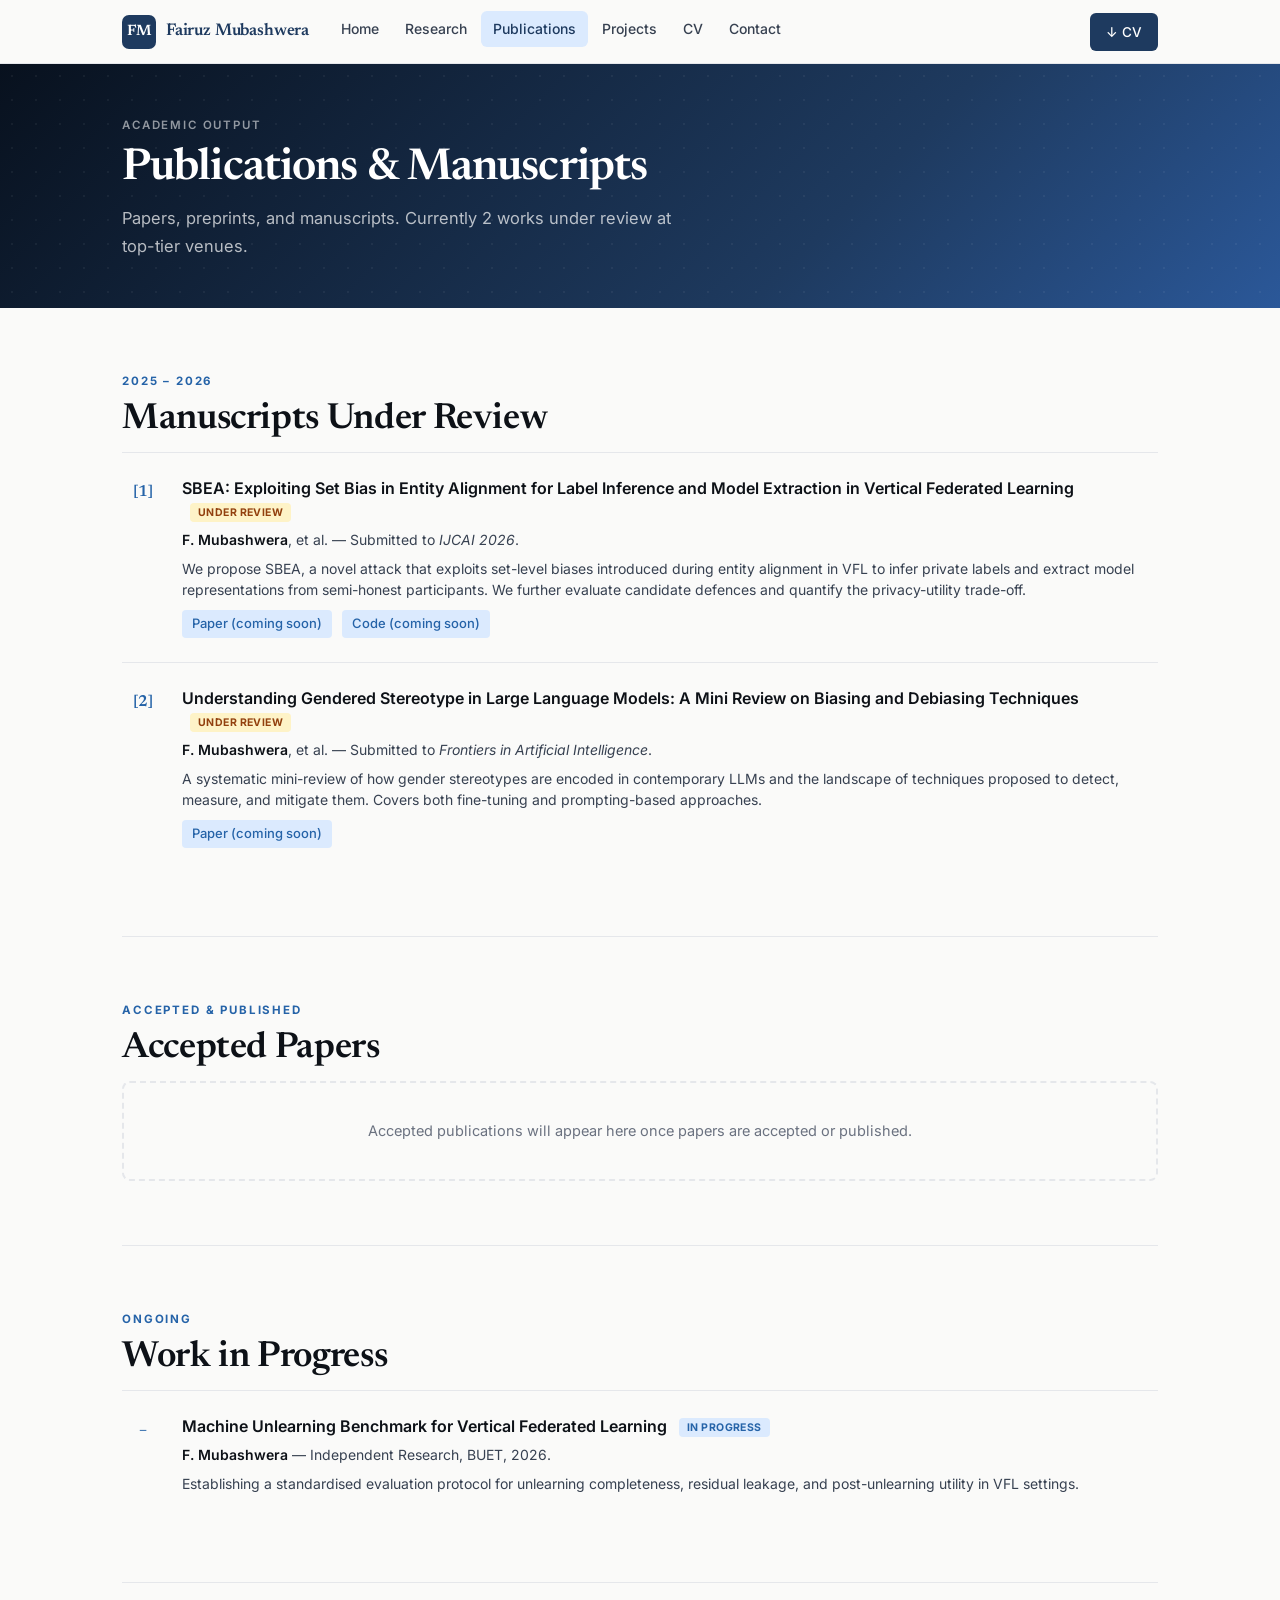
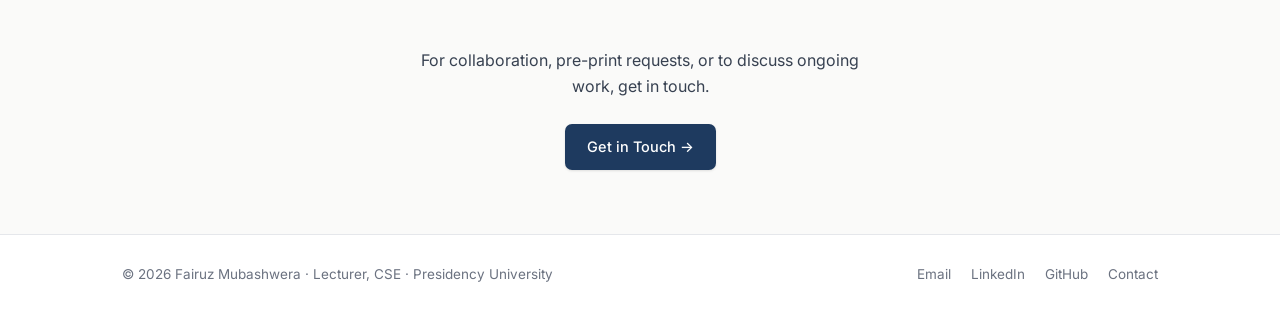
<file: publications.html>
<!DOCTYPE html>
<html lang="en">
<head>
  <meta charset="UTF-8">
  <meta name="viewport" content="width=device-width, initial-scale=1.0">
  <title>Publications — Fairuz Mubashwera</title>
  <meta name="description" content="Publications and manuscripts by Fairuz Mubashwera on Vertical Federated Learning, machine unlearning, and LLM bias.">
  <meta name="theme-color" content="#1e3a5f">
  <link rel="preconnect" href="https://fonts.googleapis.com">
  <link rel="preconnect" href="https://fonts.gstatic.com" crossorigin>
  <link rel="stylesheet" href="styles.css">
</head>
<body>

<!-- ===== NAVIGATION ===== -->
<nav class="nav" id="siteNav">
  <div class="nav-inner">
    <a href="index.html" class="nav-logo">
      <span class="logo-mark">FM</span>
      <span class="logo-name">Fairuz Mubashwera</span>
    </a>
    <ul class="nav-links">
      <li><a href="index.html">Home</a></li>
      <li><a href="research.html">Research</a></li>
      <li><a href="publications.html" class="active">Publications</a></li>
      <li><a href="projects.html">Projects</a></li>
      <li><a href="cv.html">CV</a></li>
      <li><a href="contact.html">Contact</a></li>
    </ul>
    <a class="nav-cv-btn" href="cv.pdf" download>↓ CV</a>
    <button class="nav-toggle" id="navToggle" aria-label="Toggle navigation">
      <span></span><span></span><span></span>
    </button>
  </div>
  <div class="nav-mobile" id="navMobile">
    <a href="index.html">Home</a>
    <a href="research.html">Research</a>
    <a href="publications.html">Publications</a>
    <a href="projects.html">Projects</a>
    <a href="cv.html">CV</a>
    <a href="contact.html">Contact</a>
  </div>
</nav>

<div class="page">

  <!-- ===== PAGE HERO ===== -->
  <div class="page-hero">
    <div class="wrap">
      <p class="page-hero-eyebrow">Academic Output</p>
      <h1 class="page-hero-title">Publications &amp; Manuscripts</h1>
      <p class="page-hero-sub">
        Papers, preprints, and manuscripts. Currently 2 works under review
        at top-tier venues.
      </p>
    </div>
  </div>

  <div class="wrap">

    <!-- ===== UNDER REVIEW ===== -->
    <section class="section" data-anim>
      <p class="section-eyebrow">2025 – 2026</p>
      <h2 class="section-title">Manuscripts Under Review</h2>

      <!-- PAPER 1 -->
      <div class="pub">
        <div class="pub-num">[1]</div>
        <div>
          <div class="pub-title">
            SBEA: Exploiting Set Bias in Entity Alignment for Label Inference and Model
            Extraction in Vertical Federated Learning
            <span class="badge badge-gold">Under Review</span>
          </div>
          <div class="pub-meta">
            <strong>F. Mubashwera</strong>, et al. — Submitted to
            <span class="venue">IJCAI 2026</span>.
          </div>
          <div class="pub-meta" style="margin-top:8px;">
            We propose SBEA, a novel attack that exploits set-level biases introduced during
            entity alignment in VFL to infer private labels and extract model representations
            from semi-honest participants. We further evaluate candidate defences and
            quantify the privacy-utility trade-off.
            <!-- ↓ ADD ABSTRACT EXCERPT OR KEY FINDINGS HERE -->
          </div>
          <div class="pub-links">
            <!-- ↓ REPLACE # WITH ACTUAL LINKS WHEN AVAILABLE -->
            <a href="#">Paper (coming soon)</a>
            <a href="#">Code (coming soon)</a>
          </div>
        </div>
      </div>

      <!-- PAPER 2 -->
      <div class="pub">
        <div class="pub-num">[2]</div>
        <div>
          <div class="pub-title">
            Understanding Gendered Stereotype in Large Language Models: A Mini Review on
            Biasing and Debiasing Techniques
            <span class="badge badge-gold">Under Review</span>
          </div>
          <div class="pub-meta">
            <strong>F. Mubashwera</strong>, et al. — Submitted to
            <span class="venue">Frontiers in Artificial Intelligence</span>.
          </div>
          <div class="pub-meta" style="margin-top:8px;">
            A systematic mini-review of how gender stereotypes are encoded in contemporary
            LLMs and the landscape of techniques proposed to detect, measure, and mitigate
            them. Covers both fine-tuning and prompting-based approaches.
            <!-- ↓ ADD ABSTRACT EXCERPT OR KEY FINDINGS HERE -->
          </div>
          <div class="pub-links">
            <!-- ↓ REPLACE # WITH ACTUAL LINKS WHEN AVAILABLE -->
            <a href="#">Paper (coming soon)</a>
          </div>
        </div>
      </div>

      <!-- ↓ ADD NEW PAPER BELOW — copy the .pub block above as a template -->

    </section>

    <!-- ===== PUBLISHED ===== -->
    <section class="section" data-anim>
      <p class="section-eyebrow">Accepted &amp; Published</p>
      <h2 class="section-title">Accepted Papers</h2>

      <div class="placeholder">
        <p>Accepted publications will appear here once papers are accepted or published.</p>
        <!-- ↓ REPLACE THIS PLACEHOLDER WITH .pub blocks when papers are accepted -->
      </div>

      <!-- TEMPLATE — uncomment and fill in when a paper is accepted:
      <div class="pub">
        <div class="pub-num">[–]</div>
        <div>
          <div class="pub-title">
            Paper Title Here
            <span class="badge badge-green">Published</span>
          </div>
          <div class="pub-meta">
            <strong>F. Mubashwera</strong>, Co-Author Name — <span class="venue">Venue Name, Year</span>.
            DOI: <a href="#">10.xxxx/xxxxx</a>
          </div>
          <div class="pub-links">
            <a href="#">PDF</a>
            <a href="#">DOI</a>
            <a href="#">Code</a>
            <a href="#">Slides</a>
          </div>
        </div>
      </div>
      -->
    </section>

    <!-- ===== WORK IN PROGRESS ===== -->
    <section class="section" data-anim>
      <p class="section-eyebrow">Ongoing</p>
      <h2 class="section-title">Work in Progress</h2>

      <!-- ONGOING PAPER 1 -->
      <div class="pub">
        <div class="pub-num">–</div>
        <div>
          <div class="pub-title">
            Machine Unlearning Benchmark for Vertical Federated Learning
            <span class="badge badge-blue">In Progress</span>
          </div>
          <div class="pub-meta">
            <strong>F. Mubashwera</strong> — Independent Research, BUET, 2026.
          </div>
          <div class="pub-meta" style="margin-top:8px;">
            Establishing a standardised evaluation protocol for unlearning completeness,
            residual leakage, and post-unlearning utility in VFL settings.
            <!-- ↓ ADD MORE DETAIL WHEN READY -->
          </div>
        </div>
      </div>

      <!-- ↓ ADD MORE IN-PROGRESS PAPERS HERE -->
    </section>

    <!-- ===== CTA ===== -->
    <section class="section" style="border-top:1px solid var(--rule);text-align:center;" data-anim>
      <p style="color:var(--ink-soft);max-width:480px;margin:0 auto 24px;">
        For collaboration, pre-print requests, or to discuss ongoing work, get in touch.
      </p>
      <a href="contact.html" class="btn btn-primary">Get in Touch →</a>
    </section>

  </div><!-- /wrap -->
</div><!-- /page -->

<!-- ===== FOOTER ===== -->
<footer class="footer">
  <div class="footer-inner">
    <span class="footer-copy">© <span id="yr"></span> Fairuz Mubashwera · Lecturer, CSE · Presidency University</span>
    <div class="footer-links">
      <a href="mailto:mubashwerafairuz@gmail.com">Email</a>
      <a href="https://www.linkedin.com/in/fairuz-mubashwera-bb6aa92b9/" target="_blank" rel="noopener">LinkedIn</a>
      <a href="https://github.com/SabaJhim" target="_blank" rel="noopener">GitHub</a>
      <a href="contact.html">Contact</a>
    </div>
  </div>
</footer>

<script>
  document.getElementById('yr').textContent = new Date().getFullYear();
  const nav = document.getElementById('siteNav');
  window.addEventListener('scroll', () => nav.classList.toggle('scrolled', window.scrollY > 8), {passive:true});
  const toggle = document.getElementById('navToggle');
  const mobile = document.getElementById('navMobile');
  toggle.addEventListener('click', () => { toggle.classList.toggle('active'); mobile.classList.toggle('open'); });
  mobile.querySelectorAll('a').forEach(a => a.addEventListener('click', () => { toggle.classList.remove('active'); mobile.classList.remove('open'); }));
  const obs = new IntersectionObserver(entries => { entries.forEach(e => { if (e.isIntersecting) { e.target.classList.add('in'); obs.unobserve(e.target); }}); }, {threshold:0.08});
  document.querySelectorAll('[data-anim]').forEach(el => obs.observe(el));
</script>
</body>
</html>
</file>
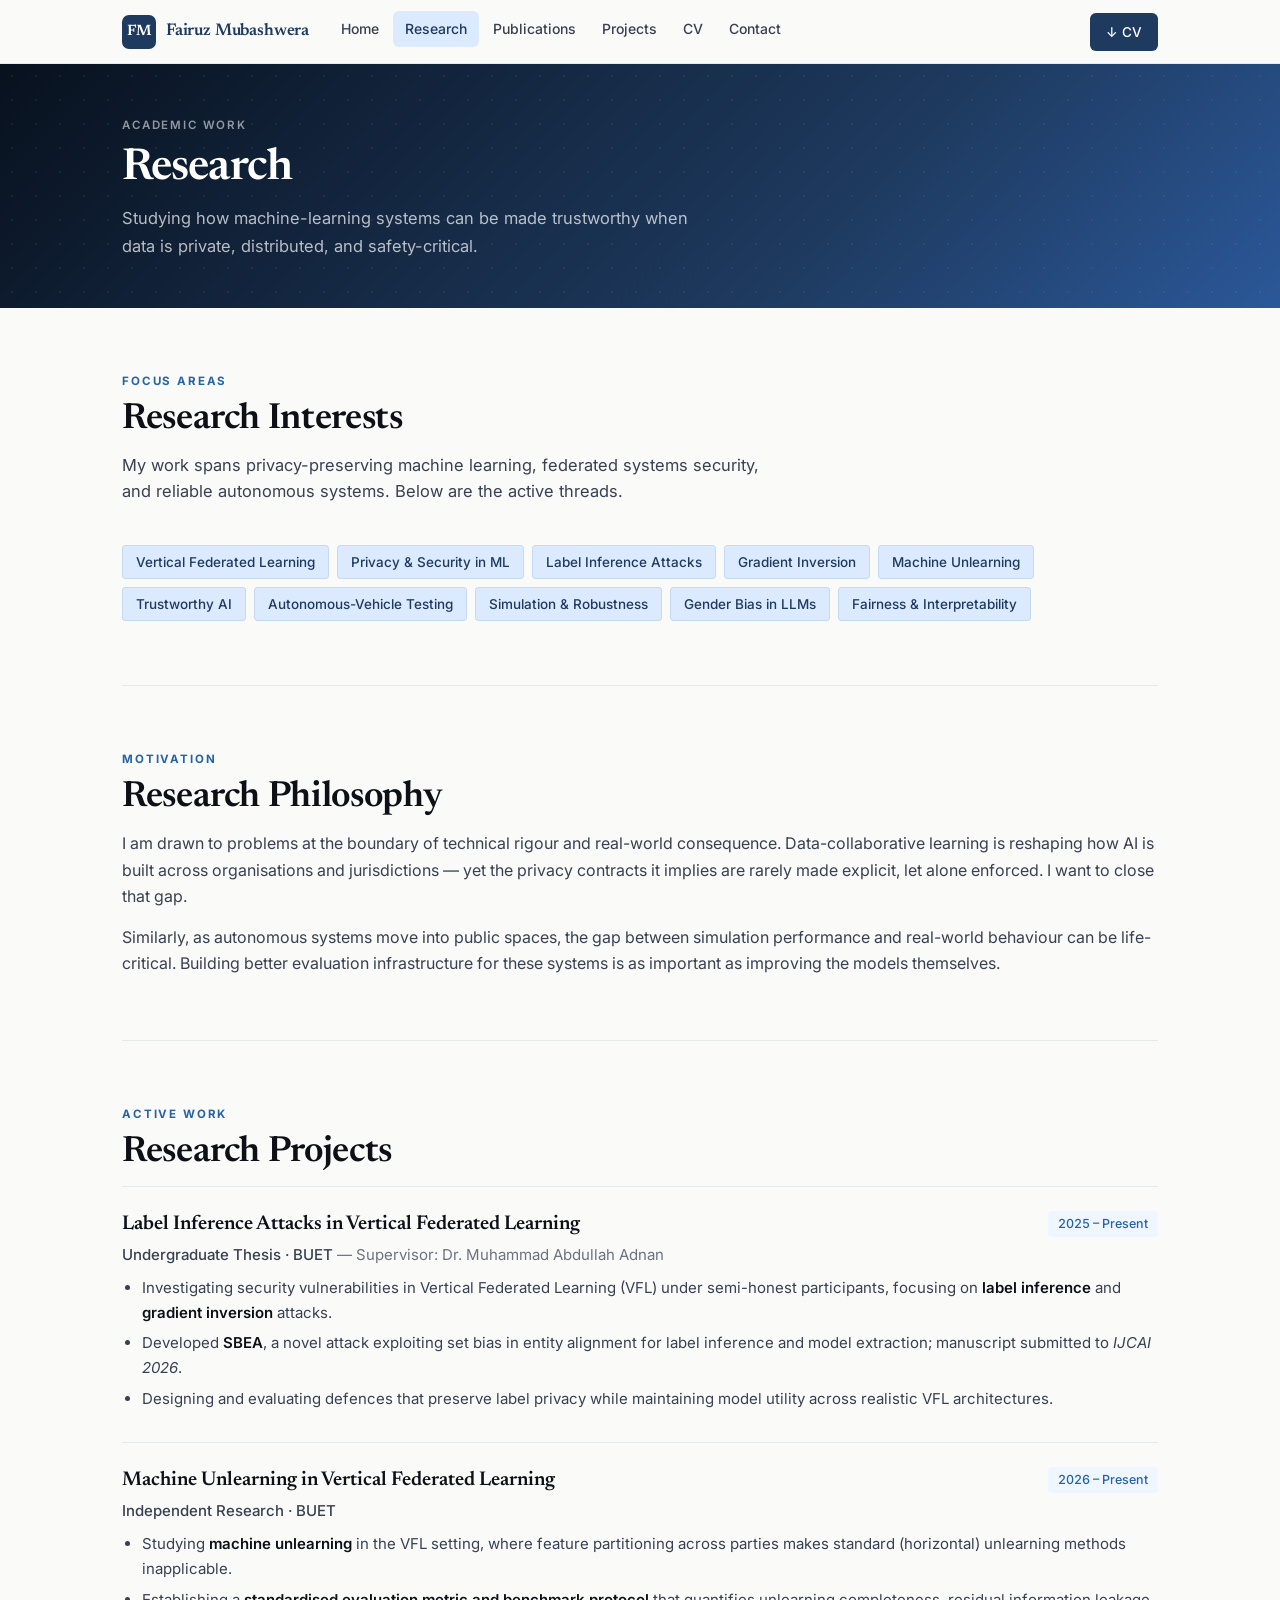
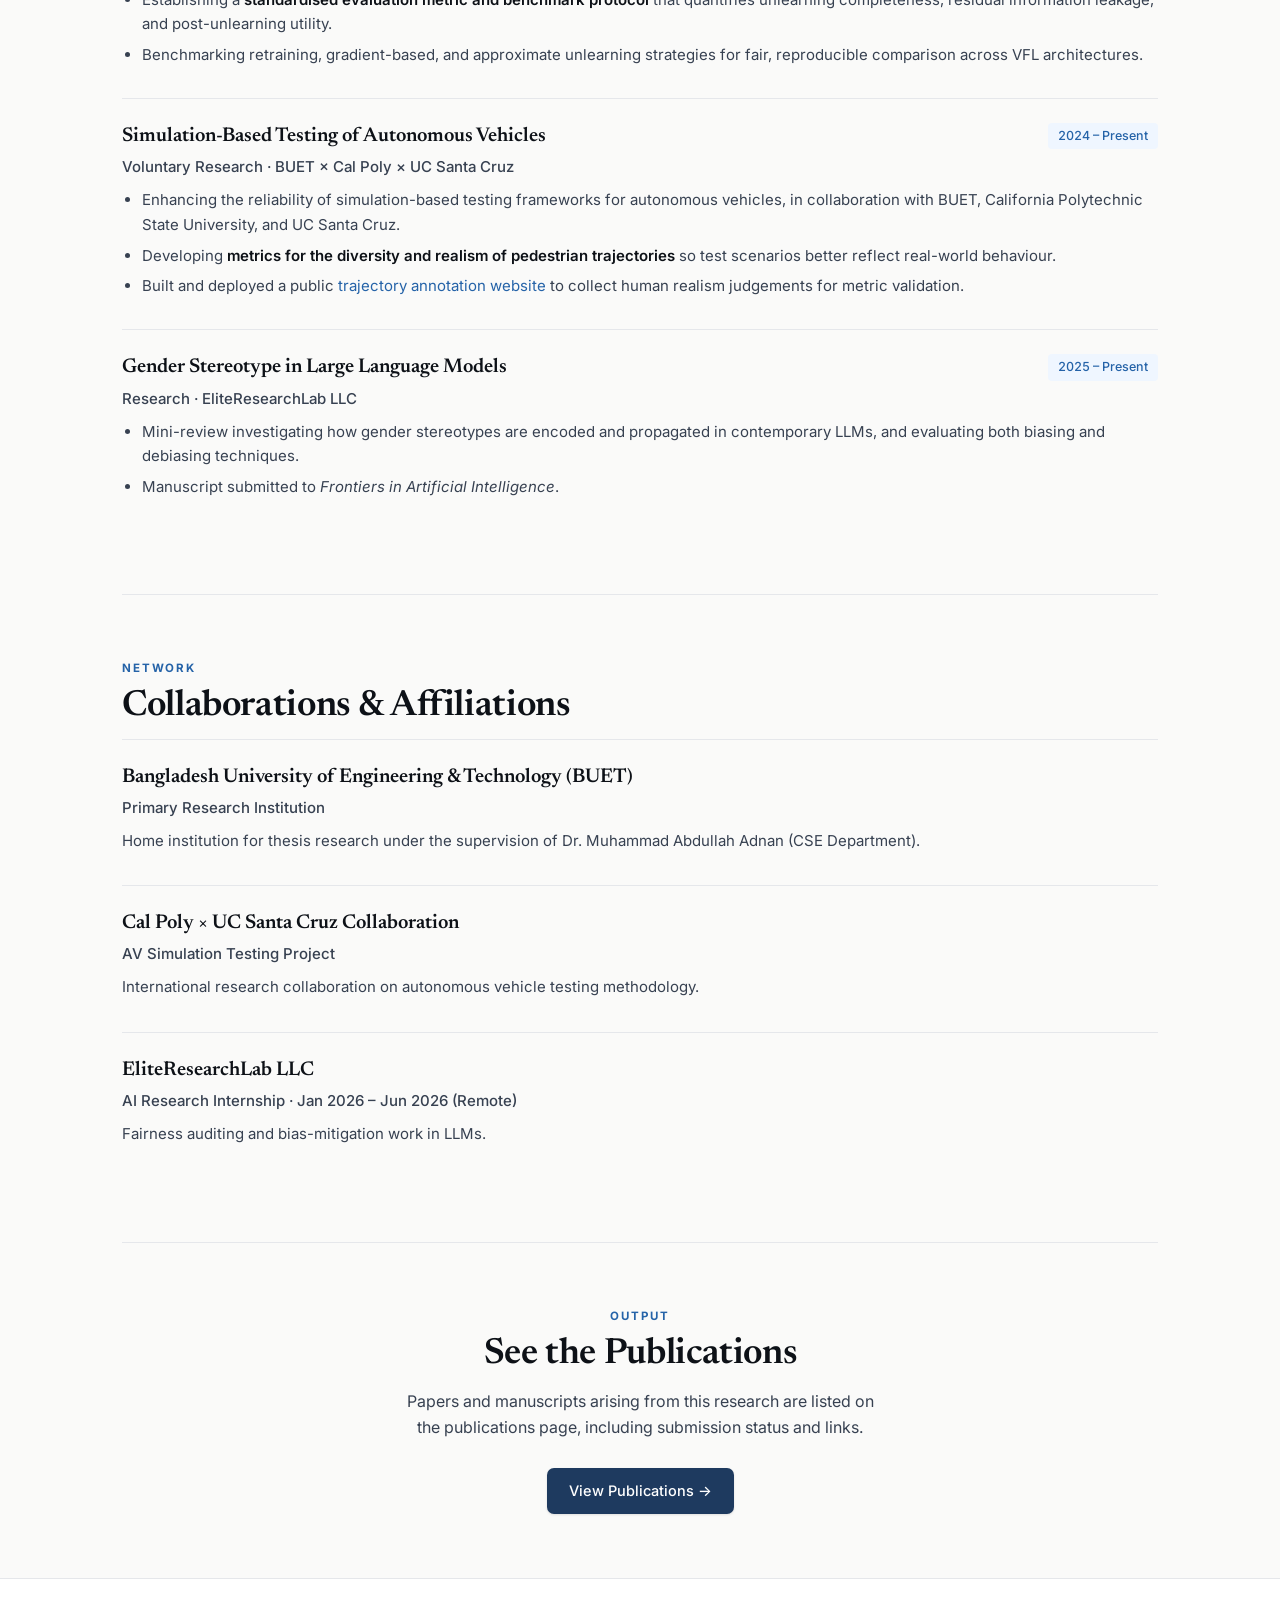
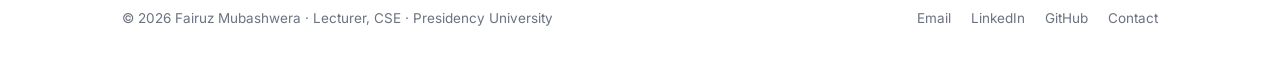
<file: research.html>
<!DOCTYPE html>
<html lang="en">
<head>
  <meta charset="UTF-8">
  <meta name="viewport" content="width=device-width, initial-scale=1.0">
  <title>Research — Fairuz Mubashwera</title>
  <meta name="description" content="Research by Fairuz Mubashwera: Vertical Federated Learning security, machine unlearning, and autonomous-vehicle simulation testing.">
  <meta name="theme-color" content="#1e3a5f">
  <link rel="preconnect" href="https://fonts.googleapis.com">
  <link rel="preconnect" href="https://fonts.gstatic.com" crossorigin>
  <link rel="stylesheet" href="styles.css">
</head>
<body>

<!-- ===== NAVIGATION ===== -->
<nav class="nav" id="siteNav">
  <div class="nav-inner">
    <a href="index.html" class="nav-logo">
      <span class="logo-mark">FM</span>
      <span class="logo-name">Fairuz Mubashwera</span>
    </a>
    <ul class="nav-links">
      <li><a href="index.html">Home</a></li>
      <li><a href="research.html" class="active">Research</a></li>
      <li><a href="publications.html">Publications</a></li>
      <li><a href="projects.html">Projects</a></li>
      <li><a href="cv.html">CV</a></li>
      <li><a href="contact.html">Contact</a></li>
    </ul>
    <a class="nav-cv-btn" href="cv.pdf" download>↓ CV</a>
    <button class="nav-toggle" id="navToggle" aria-label="Toggle navigation">
      <span></span><span></span><span></span>
    </button>
  </div>
  <div class="nav-mobile" id="navMobile">
    <a href="index.html">Home</a>
    <a href="research.html">Research</a>
    <a href="publications.html">Publications</a>
    <a href="projects.html">Projects</a>
    <a href="cv.html">CV</a>
    <a href="contact.html">Contact</a>
  </div>
</nav>

<div class="page">

  <!-- ===== PAGE HERO ===== -->
  <div class="page-hero">
    <div class="wrap">
      <p class="page-hero-eyebrow">Academic Work</p>
      <h1 class="page-hero-title">Research</h1>
      <p class="page-hero-sub">
        Studying how machine-learning systems can be made trustworthy when data is private,
        distributed, and safety-critical.
      </p>
    </div>
  </div>

  <div class="wrap">

    <!-- ===== RESEARCH INTERESTS ===== -->
    <section class="section" data-anim>
      <p class="section-eyebrow">Focus Areas</p>
      <h2 class="section-title">Research Interests</h2>
      <p class="section-sub">
        My work spans privacy-preserving machine learning, federated systems security, and
        reliable autonomous systems. Below are the active threads.
      </p>
      <div class="chips">
        <span class="chip">Vertical Federated Learning</span>
        <span class="chip">Privacy &amp; Security in ML</span>
        <span class="chip">Label Inference Attacks</span>
        <span class="chip">Gradient Inversion</span>
        <span class="chip">Machine Unlearning</span>
        <span class="chip">Trustworthy AI</span>
        <span class="chip">Autonomous-Vehicle Testing</span>
        <span class="chip">Simulation &amp; Robustness</span>
        <span class="chip">Gender Bias in LLMs</span>
        <span class="chip">Fairness &amp; Interpretability</span>
      </div>
    </section>

    <!-- ===== RESEARCH PHILOSOPHY ===== -->
    <section class="section" data-anim>
      <p class="section-eyebrow">Motivation</p>
      <h2 class="section-title">Research Philosophy</h2>
      <p>
        I am drawn to problems at the boundary of technical rigour and real-world consequence.
        Data-collaborative learning is reshaping how AI is built across organisations and
        jurisdictions — yet the privacy contracts it implies are rarely made explicit, let alone
        enforced. I want to close that gap.
      </p>
      <p>
        Similarly, as autonomous systems move into public spaces, the gap between simulation
        performance and real-world behaviour can be life-critical. Building better evaluation
        infrastructure for these systems is as important as improving the models themselves.
      </p>
      <!-- ↓ ADD MORE CONTEXT OR A LONGER RESEARCH STATEMENT HERE -->
    </section>

    <!-- ===== CURRENT RESEARCH ===== -->
    <section class="section" data-anim>
      <p class="section-eyebrow">Active Work</p>
      <h2 class="section-title">Research Projects</h2>

      <!-- PROJECT 1 -->
      <div class="entry">
        <div class="entry-head">
          <h3 class="entry-title">Label Inference Attacks in Vertical Federated Learning</h3>
          <span class="entry-date">2025 – Present</span>
        </div>
        <p class="entry-sub">
          Undergraduate Thesis · BUET
          <span class="muted"> — Supervisor: Dr. Muhammad Abdullah Adnan</span>
        </p>
        <ul>
          <li>
            Investigating security vulnerabilities in Vertical Federated Learning (VFL) under
            semi-honest participants, focusing on <strong>label inference</strong> and
            <strong>gradient inversion</strong> attacks.
          </li>
          <li>
            Developed <strong>SBEA</strong>, a novel attack exploiting set bias in entity
            alignment for label inference and model extraction; manuscript submitted to
            <em>IJCAI 2026</em>.
          </li>
          <li>
            Designing and evaluating defences that preserve label privacy while maintaining
            model utility across realistic VFL architectures.
          </li>
        </ul>
        <!-- ↓ ADD MORE BULLET POINTS OR EXTENDED DESCRIPTION HERE -->
      </div>

      <!-- PROJECT 2 -->
      <div class="entry">
        <div class="entry-head">
          <h3 class="entry-title">Machine Unlearning in Vertical Federated Learning</h3>
          <span class="entry-date">2026 – Present</span>
        </div>
        <p class="entry-sub">Independent Research · BUET</p>
        <ul>
          <li>
            Studying <strong>machine unlearning</strong> in the VFL setting, where feature
            partitioning across parties makes standard (horizontal) unlearning methods
            inapplicable.
          </li>
          <li>
            Establishing a <strong>standardised evaluation metric and benchmark protocol</strong>
            that quantifies unlearning completeness, residual information leakage, and
            post-unlearning utility.
          </li>
          <li>
            Benchmarking retraining, gradient-based, and approximate unlearning strategies for
            fair, reproducible comparison across VFL architectures.
          </li>
        </ul>
        <!-- ↓ ADD MORE BULLET POINTS OR EXTENDED DESCRIPTION HERE -->
      </div>

      <!-- PROJECT 3 -->
      <div class="entry">
        <div class="entry-head">
          <h3 class="entry-title">Simulation-Based Testing of Autonomous Vehicles</h3>
          <span class="entry-date">2024 – Present</span>
        </div>
        <p class="entry-sub">
          Voluntary Research · BUET × Cal Poly × UC Santa Cruz
        </p>
        <ul>
          <li>
            Enhancing the reliability of simulation-based testing frameworks for autonomous
            vehicles, in collaboration with BUET, California Polytechnic State University, and
            UC Santa Cruz.
          </li>
          <li>
            Developing <strong>metrics for the diversity and realism of pedestrian
            trajectories</strong> so test scenarios better reflect real-world behaviour.
          </li>
          <li>
            Built and deployed a public
            <a href="https://motiontagger.com/" target="_blank" rel="noopener">trajectory annotation website</a>
            to collect human realism judgements for metric validation.
          </li>
        </ul>
        <!-- ↓ ADD MORE BULLET POINTS OR EXTENDED DESCRIPTION HERE -->
      </div>

      <!-- PROJECT 4 — AI BIAS -->
      <div class="entry">
        <div class="entry-head">
          <h3 class="entry-title">Gender Stereotype in Large Language Models</h3>
          <span class="entry-date">2025 – Present</span>
        </div>
        <p class="entry-sub">Research · EliteResearchLab LLC</p>
        <ul>
          <li>
            Mini-review investigating how gender stereotypes are encoded and propagated in
            contemporary LLMs, and evaluating both biasing and debiasing techniques.
          </li>
          <li>
            Manuscript submitted to <em>Frontiers in Artificial Intelligence</em>.
          </li>
        </ul>
        <!-- ↓ ADD MORE BULLET POINTS OR EXTENDED DESCRIPTION HERE -->
      </div>

      <!-- ↓ ADD NEW RESEARCH ENTRY BELOW — copy the .entry block above as a template -->

    </section>

    <!-- ===== COLLABORATIONS ===== -->
    <section class="section" data-anim>
      <p class="section-eyebrow">Network</p>
      <h2 class="section-title">Collaborations &amp; Affiliations</h2>

      <div class="entry">
        <div class="entry-head">
          <h3 class="entry-title">Bangladesh University of Engineering &amp; Technology (BUET)</h3>
        </div>
        <p class="entry-sub">Primary Research Institution</p>
        <p>
          Home institution for thesis research under the supervision of Dr. Muhammad Abdullah Adnan
          (CSE Department). <!-- ADD FURTHER DETAILS ABOUT THE LAB / GROUP -->
        </p>
      </div>

      <div class="entry">
        <div class="entry-head">
          <h3 class="entry-title">Cal Poly × UC Santa Cruz Collaboration</h3>
        </div>
        <p class="entry-sub">AV Simulation Testing Project</p>
        <p>
          International research collaboration on autonomous vehicle testing methodology.
          <!-- ADD SUPERVISOR NAMES, GRANT DETAILS, OR FURTHER CONTEXT -->
        </p>
      </div>

      <div class="entry">
        <div class="entry-head">
          <h3 class="entry-title">EliteResearchLab LLC</h3>
        </div>
        <p class="entry-sub">AI Research Internship · Jan 2026 – Jun 2026 (Remote)</p>
        <p>
          Fairness auditing and bias-mitigation work in LLMs.
          <!-- ADD FURTHER DETAILS -->
        </p>
      </div>

      <!-- ↓ ADD NEW COLLABORATION BELOW -->
    </section>

    <!-- ===== CTA ===== -->
    <section class="section" style="border-top:1px solid var(--rule);text-align:center;" data-anim>
      <p class="section-eyebrow">Output</p>
      <h2 class="section-title">See the Publications</h2>
      <p style="color:var(--ink-soft);max-width:480px;margin:0 auto 28px;">
        Papers and manuscripts arising from this research are listed on the publications page,
        including submission status and links.
      </p>
      <a href="publications.html" class="btn btn-primary">View Publications →</a>
    </section>

  </div><!-- /wrap -->
</div><!-- /page -->

<!-- ===== FOOTER ===== -->
<footer class="footer">
  <div class="footer-inner">
    <span class="footer-copy">© <span id="yr"></span> Fairuz Mubashwera · Lecturer, CSE · Presidency University</span>
    <div class="footer-links">
      <a href="mailto:mubashwerafairuz@gmail.com">Email</a>
      <a href="https://www.linkedin.com/in/fairuz-mubashwera-bb6aa92b9/" target="_blank" rel="noopener">LinkedIn</a>
      <a href="https://github.com/SabaJhim" target="_blank" rel="noopener">GitHub</a>
      <a href="contact.html">Contact</a>
    </div>
  </div>
</footer>

<script>
  document.getElementById('yr').textContent = new Date().getFullYear();
  const nav = document.getElementById('siteNav');
  window.addEventListener('scroll', () => nav.classList.toggle('scrolled', window.scrollY > 8), {passive:true});
  const toggle = document.getElementById('navToggle');
  const mobile = document.getElementById('navMobile');
  toggle.addEventListener('click', () => { toggle.classList.toggle('active'); mobile.classList.toggle('open'); });
  mobile.querySelectorAll('a').forEach(a => a.addEventListener('click', () => { toggle.classList.remove('active'); mobile.classList.remove('open'); }));
  const obs = new IntersectionObserver(entries => { entries.forEach(e => { if (e.isIntersecting) { e.target.classList.add('in'); obs.unobserve(e.target); }}); }, {threshold:0.08});
  document.querySelectorAll('[data-anim]').forEach(el => obs.observe(el));
</script>
</body>
</html>
</file>
<file: styles.css>
/* ================================================
   FAIRUZ MUBASHWERA — SHARED STYLESHEET
   ================================================ */

@import url('https://fonts.googleapis.com/css2?family=Newsreader:ital,opsz,wght@0,6..72,400;0,6..72,500;0,6..72,600;1,6..72,400&family=Inter:wght@300;400;500;600&display=swap');

:root {
  --ink:           #0d1117;
  --ink-soft:      #374151;
  --ink-faint:     #6b7280;
  --accent:        #1e3a5f;
  --accent-mid:    #2563a8;
  --accent-soft:   #dbeafe;
  --accent-softer: #eff6ff;
  --gold:          #92400e;
  --gold-bg:       #fef3c7;
  --rule:          #e5e7eb;
  --paper:         #fafaf9;
  --card:          #ffffff;
  --nav-h:         64px;
  --maxw:          1100px;
  --radius:        8px;
  --shadow-sm:     0 1px 3px rgba(0,0,0,.08), 0 1px 2px rgba(0,0,0,.04);
  --shadow-md:     0 4px 24px rgba(0,0,0,.09), 0 2px 8px rgba(0,0,0,.05);
  --t:             .2s ease;
}

*, *::before, *::after { box-sizing: border-box; margin: 0; padding: 0; }
html { scroll-behavior: smooth; }

body {
  background: var(--paper);
  color: var(--ink);
  font-family: 'Inter', system-ui, -apple-system, sans-serif;
  font-size: 16px;
  line-height: 1.65;
  -webkit-font-smoothing: antialiased;
  animation: pageIn .3s ease;
}

@keyframes pageIn { from { opacity: 0; } to { opacity: 1; } }

h1, h2, h3 {
  font-family: 'Newsreader', Georgia, serif;
  font-weight: 600;
  line-height: 1.2;
  color: var(--ink);
}

p { margin-bottom: 14px; color: var(--ink-soft); }
p:last-child { margin-bottom: 0; }

a { color: var(--accent-mid); text-decoration: none; }
a:hover { text-decoration: underline; text-underline-offset: 3px; }

ul, ol { padding-left: 20px; }
li { margin-bottom: 6px; color: var(--ink-soft); font-size: 15px; }

strong { color: var(--ink); font-weight: 600; }

/* ===== LAYOUT ===== */
.wrap { max-width: var(--maxw); margin: 0 auto; padding: 0 32px; }
.page  { padding-top: var(--nav-h); min-height: 100vh; }

/* ===== NAVIGATION ===== */
.nav {
  position: fixed; top: 0; left: 0; right: 0; z-index: 200;
  height: var(--nav-h);
  background: rgba(250,250,249,.92);
  backdrop-filter: blur(16px);
  -webkit-backdrop-filter: blur(16px);
  border-bottom: 1px solid var(--rule);
  transition: box-shadow var(--t);
}
.nav.scrolled { box-shadow: 0 1px 12px rgba(0,0,0,.08); }

.nav-inner {
  max-width: var(--maxw); margin: 0 auto; padding: 0 32px;
  height: var(--nav-h); display: flex; align-items: center; gap: 4px;
}

.nav-logo {
  display: flex; align-items: center; gap: 10px;
  text-decoration: none; flex-shrink: 0; margin-right: 16px;
}
.nav-logo:hover { text-decoration: none; }
.logo-mark {
  width: 34px; height: 34px; border-radius: 7px;
  background: var(--accent); color: #fff;
  display: flex; align-items: center; justify-content: center;
  font-family: 'Newsreader', serif; font-size: 15px; font-weight: 600;
  flex-shrink: 0; transition: background var(--t);
}
.nav-logo:hover .logo-mark { background: var(--accent-mid); }
.logo-name {
  font-family: 'Newsreader', serif; font-size: 17px; font-weight: 600;
  color: var(--accent); letter-spacing: -.01em;
}

.nav-links {
  display: flex; list-style: none; padding: 0; gap: 2px; flex: 1;
}
.nav-links a {
  display: block; padding: 6px 12px; border-radius: 6px;
  font-size: 14px; font-weight: 500; color: var(--ink-soft);
  text-decoration: none; transition: background var(--t), color var(--t);
  white-space: nowrap;
}
.nav-links a:hover, .nav-links a.active {
  background: var(--accent-soft); color: var(--accent); text-decoration: none;
}

.nav-cv-btn {
  display: inline-flex; align-items: center; gap: 6px;
  background: var(--accent); color: #fff;
  font-size: 13.5px; font-weight: 500;
  padding: 8px 16px; border-radius: 6px;
  text-decoration: none; transition: background var(--t);
  flex-shrink: 0; white-space: nowrap; margin-left: 8px;
}
.nav-cv-btn:hover { background: #152d4f; color: #fff; text-decoration: none; }

/* Hamburger */
.nav-toggle {
  display: none; background: none; border: none; cursor: pointer;
  padding: 6px; border-radius: 4px; margin-left: auto;
  flex-direction: column; gap: 5px; align-items: center; justify-content: center;
  width: 36px; height: 36px;
}
.nav-toggle span {
  display: block; width: 20px; height: 2px;
  background: var(--ink); border-radius: 1px;
  transition: transform .2s ease, opacity .2s ease;
}
.nav-toggle.active span:nth-child(1) { transform: translateY(7px) rotate(45deg); }
.nav-toggle.active span:nth-child(2) { opacity: 0; }
.nav-toggle.active span:nth-child(3) { transform: translateY(-7px) rotate(-45deg); }

/* Mobile dropdown */
.nav-mobile {
  display: none; flex-direction: column;
  padding: 8px 20px 16px;
  border-top: 1px solid var(--rule);
  background: rgba(250,250,249,.97);
  backdrop-filter: blur(16px);
  position: absolute; top: var(--nav-h); left: 0; right: 0;
  box-shadow: 0 8px 24px rgba(0,0,0,.1);
}
.nav-mobile.open { display: flex; }
.nav-mobile a {
  display: block; padding: 12px 4px; font-size: 15px; font-weight: 500;
  color: var(--ink-soft); text-decoration: none;
  border-bottom: 1px solid var(--rule);
}
.nav-mobile a:last-child { border-bottom: none; }
.nav-mobile a:hover, .nav-mobile a.active { color: var(--accent); text-decoration: none; }

/* ===== HERO (home page) ===== */
.hero {
  background: linear-gradient(135deg, #08111e 0%, #1e3a5f 52%, #2b5899 100%);
  padding: 92px 0 84px;
  position: relative; overflow: hidden;
}
.hero::before {
  content: ''; position: absolute; inset: 0;
  background-image: radial-gradient(rgba(255,255,255,.065) 1px, transparent 1px);
  background-size: 30px 30px; pointer-events: none;
}
.hero-inner {
  max-width: var(--maxw); margin: 0 auto; padding: 0 32px;
  display: grid; grid-template-columns: 1fr 210px;
  gap: 56px; align-items: center; position: relative;
}
.hero-tag {
  display: inline-block; font-size: 11.5px; font-weight: 600;
  letter-spacing: .14em; text-transform: uppercase;
  color: #93b8f0; border: 1px solid rgba(147,184,240,.3);
  padding: 4px 12px; border-radius: 4px; margin-bottom: 20px;
}
.hero-name {
  font-family: 'Newsreader', serif; font-size: 56px; font-weight: 600;
  color: #fff; line-height: 1.05; letter-spacing: -.02em; margin-bottom: 14px;
}
.hero-role {
  font-size: 19px; color: rgba(255,255,255,.82);
  margin-bottom: 5px; font-weight: 400;
}
.hero-affil {
  font-size: 15.5px; color: rgba(255,255,255,.55); margin-bottom: 32px;
}
.hero-affil a {
  color: rgba(255,255,255,.72);
  text-decoration: underline; text-underline-offset: 3px;
}
.hero-btns { display: flex; gap: 12px; flex-wrap: wrap; margin-bottom: 44px; }

.btn {
  display: inline-flex; align-items: center; gap: 7px;
  font-size: 14.5px; font-weight: 500; padding: 11px 22px;
  border-radius: 7px; text-decoration: none;
  transition: all .2s ease; cursor: pointer;
}
.btn:hover { transform: translateY(-1px); text-decoration: none; }
.btn-white {
  background: #fff; color: var(--accent);
  box-shadow: 0 2px 10px rgba(0,0,0,.15);
}
.btn-white:hover { background: #eef3fc; color: var(--accent); }
.btn-ghost {
  background: rgba(255,255,255,.08); color: rgba(255,255,255,.9);
  border: 1px solid rgba(255,255,255,.3);
}
.btn-ghost:hover { background: rgba(255,255,255,.14); color: #fff; }
.btn-primary {
  background: var(--accent); color: #fff;
  box-shadow: var(--shadow-sm);
}
.btn-primary:hover { background: #152d4f; color: #fff; }
.btn-secondary {
  background: var(--accent-soft); color: var(--accent-mid);
  border: 1px solid rgba(37,99,168,.15);
}
.btn-secondary:hover { background: var(--accent-softer); color: var(--accent); }

.hero-stats {
  display: flex; gap: 36px;
  padding-top: 20px; border-top: 1px solid rgba(255,255,255,.1);
}
.stat-num {
  font-family: 'Newsreader', serif; font-size: 30px; font-weight: 600;
  color: #fff; line-height: 1; display: block;
}
.stat-label {
  font-size: 12px; color: rgba(255,255,255,.5);
  margin-top: 4px; letter-spacing: .02em; display: block;
}

.hero-photo {
  width: 200px; height: 200px; border-radius: 14px;
  object-fit: cover; border: 3px solid rgba(255,255,255,.18);
  box-shadow: 0 8px 40px rgba(0,0,0,.35); display: block;
}
.hero-initials {
  width: 200px; height: 200px; border-radius: 14px;
  background: linear-gradient(150deg, #2d5a9e, #1e3a5f);
  display: flex; align-items: center; justify-content: center;
  font-family: 'Newsreader', serif; font-size: 64px; font-weight: 600;
  color: rgba(255,255,255,.8);
  border: 3px solid rgba(255,255,255,.14);
  box-shadow: 0 8px 40px rgba(0,0,0,.35);
}

/* ===== PAGE HERO (interior pages) ===== */
.page-hero {
  background: linear-gradient(135deg, #08111e 0%, #1e3a5f 65%, #2b5899 100%);
  padding: 52px 0 48px; position: relative; overflow: hidden;
}
.page-hero::before {
  content: ''; position: absolute; inset: 0;
  background-image: radial-gradient(rgba(255,255,255,.05) 1px, transparent 1px);
  background-size: 24px 24px; pointer-events: none;
}
.page-hero .wrap { position: relative; }
.page-hero-eyebrow {
  font-size: 11.5px; font-weight: 600; letter-spacing: .16em;
  text-transform: uppercase; color: rgba(255,255,255,.55); margin-bottom: 10px;
}
.page-hero-title {
  font-family: 'Newsreader', serif; font-size: 44px; font-weight: 600;
  color: #fff; line-height: 1.1; letter-spacing: -.02em; margin-bottom: 12px;
}
.page-hero-sub { font-size: 16.5px; color: rgba(255,255,255,.7); max-width: 580px; }

/* ===== SECTIONS ===== */
.section { padding: 64px 0; }
.section + .section { border-top: 1px solid var(--rule); }

.section-eyebrow {
  font-size: 11.5px; font-weight: 700; letter-spacing: .16em;
  text-transform: uppercase; color: var(--accent-mid); margin-bottom: 8px;
}
.section-title {
  font-family: 'Newsreader', serif; font-size: 36px; font-weight: 600;
  color: var(--ink); margin-bottom: 10px; letter-spacing: -.01em;
}
.section-sub {
  font-size: 16.5px; color: var(--ink-soft); max-width: 640px;
  margin-bottom: 40px; line-height: 1.6;
}

/* ===== CHIPS ===== */
.chips { display: flex; flex-wrap: wrap; gap: 8px; }
.chip {
  font-size: 13.5px; color: var(--accent); background: var(--accent-soft);
  padding: 5px 13px; border-radius: 4px; font-weight: 500;
  border: 1px solid rgba(37,99,168,.12);
}

/* ===== QUICK CARDS (home) ===== */
.qcards { display: grid; grid-template-columns: repeat(2, 1fr); gap: 20px; }
.qcard {
  background: var(--card); border: 1px solid var(--rule);
  border-radius: var(--radius); padding: 28px 24px;
  text-decoration: none; color: inherit; display: block;
  transition: border-color var(--t), box-shadow var(--t), transform var(--t);
  position: relative; overflow: hidden;
}
.qcard::after {
  content: ''; position: absolute; top: 0; left: 0; right: 0; height: 3px;
  background: linear-gradient(90deg, var(--accent), var(--accent-mid));
  transform: scaleX(0); transform-origin: left;
  transition: transform .25s ease;
}
.qcard:hover {
  border-color: #c5d5ef; box-shadow: var(--shadow-md);
  transform: translateY(-3px); text-decoration: none;
}
.qcard:hover::after { transform: scaleX(1); }
.qcard-icon { font-size: 30px; margin-bottom: 14px; line-height: 1; }
.qcard-title {
  font-family: 'Newsreader', serif; font-size: 22px; font-weight: 600;
  color: var(--ink); margin-bottom: 8px;
}
.qcard-desc { font-size: 14.5px; color: var(--ink-soft); line-height: 1.55; margin-bottom: 16px; }
.qcard-cta { font-size: 13.5px; color: var(--accent-mid); font-weight: 600; }

/* ===== ENTRIES (timeline) ===== */
.entry {
  padding: 24px 0; border-top: 1px solid var(--rule);
}
.entry:first-child { border-top: none; padding-top: 4px; }
.entry-head {
  display: flex; justify-content: space-between; align-items: flex-start;
  gap: 16px; flex-wrap: wrap; margin-bottom: 6px;
}
.entry-title {
  font-family: 'Newsreader', serif; font-size: 20px; font-weight: 600;
  color: var(--ink); line-height: 1.3;
}
.entry-date {
  font-size: 12.5px; color: var(--accent-mid); font-weight: 500;
  background: var(--accent-softer); padding: 3px 10px; border-radius: 4px;
  white-space: nowrap; flex-shrink: 0; font-variant-numeric: tabular-nums;
}
.entry-sub { font-size: 14.5px; color: var(--accent-mid); font-weight: 500; margin-bottom: 10px; }
.entry-sub .muted { color: var(--ink-faint); font-weight: 400; }
.entry > p { font-size: 15px; color: var(--ink-soft); margin-bottom: 8px; }
.entry ul { margin-top: 6px; }
.entry li { font-size: 15px; color: var(--ink-soft); }

/* ===== PUBLICATIONS ===== */
.pub {
  display: grid; grid-template-columns: 42px 1fr; gap: 18px;
  padding: 24px 0; border-top: 1px solid var(--rule);
}
.pub:first-child { border-top: none; padding-top: 4px; }
.pub-num {
  font-family: 'Newsreader', serif; font-size: 16px;
  color: var(--accent-mid); font-weight: 600; padding-top: 2px; text-align: center;
}
.pub-title {
  font-size: 16px; font-weight: 600; color: var(--ink);
  line-height: 1.45; margin-bottom: 6px;
}
.pub-meta { font-size: 14px; color: var(--ink-soft); line-height: 1.5; }
.pub-meta .venue { font-style: italic; }
.pub-links { margin-top: 10px; display: flex; gap: 10px; }
.pub-links a {
  font-size: 13px; color: var(--accent-mid); font-weight: 500;
  padding: 3px 10px; background: var(--accent-soft); border-radius: 4px;
  transition: background var(--t);
}
.pub-links a:hover { text-decoration: none; background: #bfdbfe; }

.badge {
  display: inline-block; font-size: 10.5px; font-weight: 700; letter-spacing: .04em;
  padding: 2px 8px; border-radius: 4px; vertical-align: middle;
  text-transform: uppercase; margin-left: 8px;
}
.badge-gold  { color: var(--gold); background: var(--gold-bg); }
.badge-blue  { color: var(--accent-mid); background: var(--accent-soft); }
.badge-green { color: #065f46; background: #d1fae5; }

/* ===== PROJECT CARDS ===== */
.proj-grid { display: grid; grid-template-columns: 1fr 1fr; gap: 20px; }
.proj-card {
  background: var(--card); border: 1px solid var(--rule);
  border-radius: var(--radius); padding: 24px;
  display: flex; flex-direction: column;
  transition: border-color var(--t), box-shadow var(--t), transform var(--t);
}
.proj-card:hover {
  border-color: #c5d5ef; box-shadow: var(--shadow-md); transform: translateY(-2px);
}
.proj-award {
  display: inline-block; font-size: 11.5px; font-weight: 600;
  color: var(--gold); background: var(--gold-bg);
  padding: 3px 10px; border-radius: 4px; margin-bottom: 12px; width: fit-content;
}
.proj-card h3 {
  font-family: 'Newsreader', serif; font-size: 20px; font-weight: 600;
  color: var(--ink); margin-bottom: 10px;
}
.proj-card p { font-size: 14.5px; color: var(--ink-soft); flex: 1; margin-bottom: 16px; }
.proj-stack {
  font-size: 12.5px; color: var(--ink-faint);
  border-top: 1px solid var(--rule); padding-top: 12px; margin-top: auto;
}

/* ===== AWARDS ===== */
.award-list { list-style: none; padding: 0; }
.award-item {
  display: grid; grid-template-columns: 48px 1fr; gap: 16px;
  padding: 16px 0; border-top: 1px solid var(--rule); align-items: start;
}
.award-item:first-child { border-top: none; }
.award-yr {
  font-size: 13px; color: var(--ink-faint);
  font-variant-numeric: tabular-nums; font-weight: 500; padding-top: 2px;
}
.award-body { font-size: 15px; color: var(--ink-soft); }
.award-body strong { color: var(--ink); }

/* ===== CONTACT ===== */
.contact-grid { display: grid; grid-template-columns: 1fr 1fr; gap: 48px; }
.contact-item {
  display: flex; gap: 14px; align-items: flex-start; margin-bottom: 22px;
}
.contact-item:last-child { margin-bottom: 0; }
.contact-icon {
  width: 42px; height: 42px; border-radius: 8px;
  background: var(--accent-soft); color: var(--accent);
  display: flex; align-items: center; justify-content: center;
  font-size: 17px; flex-shrink: 0; font-weight: 600;
}
.contact-label {
  font-size: 11.5px; font-weight: 600; letter-spacing: .1em;
  text-transform: uppercase; color: var(--ink-faint); margin-bottom: 3px;
}
.contact-value { font-size: 15.5px; color: var(--ink); }
.contact-value a { color: var(--accent-mid); }

/* ===== NOTICE / PLACEHOLDER ===== */
.notice {
  background: var(--accent-softer); border: 1px solid var(--accent-soft);
  border-left: 3px solid var(--accent-mid); border-radius: 6px;
  padding: 14px 18px; font-size: 14.5px; color: var(--ink-soft); margin-bottom: 32px;
}
.placeholder {
  border: 2px dashed var(--rule); border-radius: var(--radius);
  padding: 36px 24px; text-align: center; color: var(--ink-faint);
}
.placeholder p { color: var(--ink-faint); font-size: 14.5px; }

/* ===== SKILLS TABLE ===== */
.skills-grid { display: grid; grid-template-columns: repeat(3, 1fr); gap: 16px; }
.skill-group h4 {
  font-size: 13px; font-weight: 600; letter-spacing: .08em;
  text-transform: uppercase; color: var(--ink-faint); margin-bottom: 10px;
}
.skill-group .chips { gap: 6px; }
.skill-group .chip { font-size: 13px; padding: 4px 10px; }

/* ===== FOOTER ===== */
.footer {
  background: var(--card); border-top: 1px solid var(--rule); padding: 28px 0 40px;
}
.footer-inner {
  max-width: var(--maxw); margin: 0 auto; padding: 0 32px;
  display: flex; justify-content: space-between; align-items: center;
  gap: 16px; flex-wrap: wrap;
}
.footer-copy { font-size: 13.5px; color: var(--ink-faint); }
.footer-links { display: flex; gap: 20px; }
.footer-links a {
  font-size: 13.5px; color: var(--ink-faint); text-decoration: none;
  transition: color var(--t);
}
.footer-links a:hover { color: var(--accent); }

/* ===== SCROLL ANIMATIONS ===== */
[data-anim] {
  opacity: 0; transform: translateY(18px);
  transition: opacity .5s ease, transform .5s ease;
}
[data-anim].in { opacity: 1; transform: none; }
[data-delay="1"] { transition-delay: .1s; }
[data-delay="2"] { transition-delay: .2s; }
[data-delay="3"] { transition-delay: .3s; }
[data-delay="4"] { transition-delay: .4s; }

/* ===== RESPONSIVE ===== */
@media (max-width: 820px) {
  .wrap { padding: 0 20px; }
  .nav-inner { padding: 0 20px; }
  .nav-links, .nav-cv-btn { display: none; }
  .nav-toggle { display: flex; }

  .hero { padding: 60px 0 56px; }
  .hero-inner { grid-template-columns: 1fr; padding: 0 20px; }
  .hero-photo, .hero-initials { display: none; }
  .hero-name { font-size: 40px; }
  .hero-stats { gap: 24px; }

  .page-hero { padding: 40px 0 36px; }
  .page-hero-title { font-size: 32px; }

  .section { padding: 48px 0; }
  .section-title { font-size: 28px; }

  .qcards     { grid-template-columns: 1fr; }
  .proj-grid  { grid-template-columns: 1fr; }
  .skills-grid{ grid-template-columns: 1fr 1fr; }
  .contact-grid { grid-template-columns: 1fr; gap: 24px; }

  .footer-inner { padding: 0 20px; }
}
@media (max-width: 480px) {
  .hero-name { font-size: 32px; }
  .hero-btns { flex-direction: column; }
  .hero-stats { flex-wrap: wrap; gap: 20px; }
  .skills-grid { grid-template-columns: 1fr; }
}
</file>
